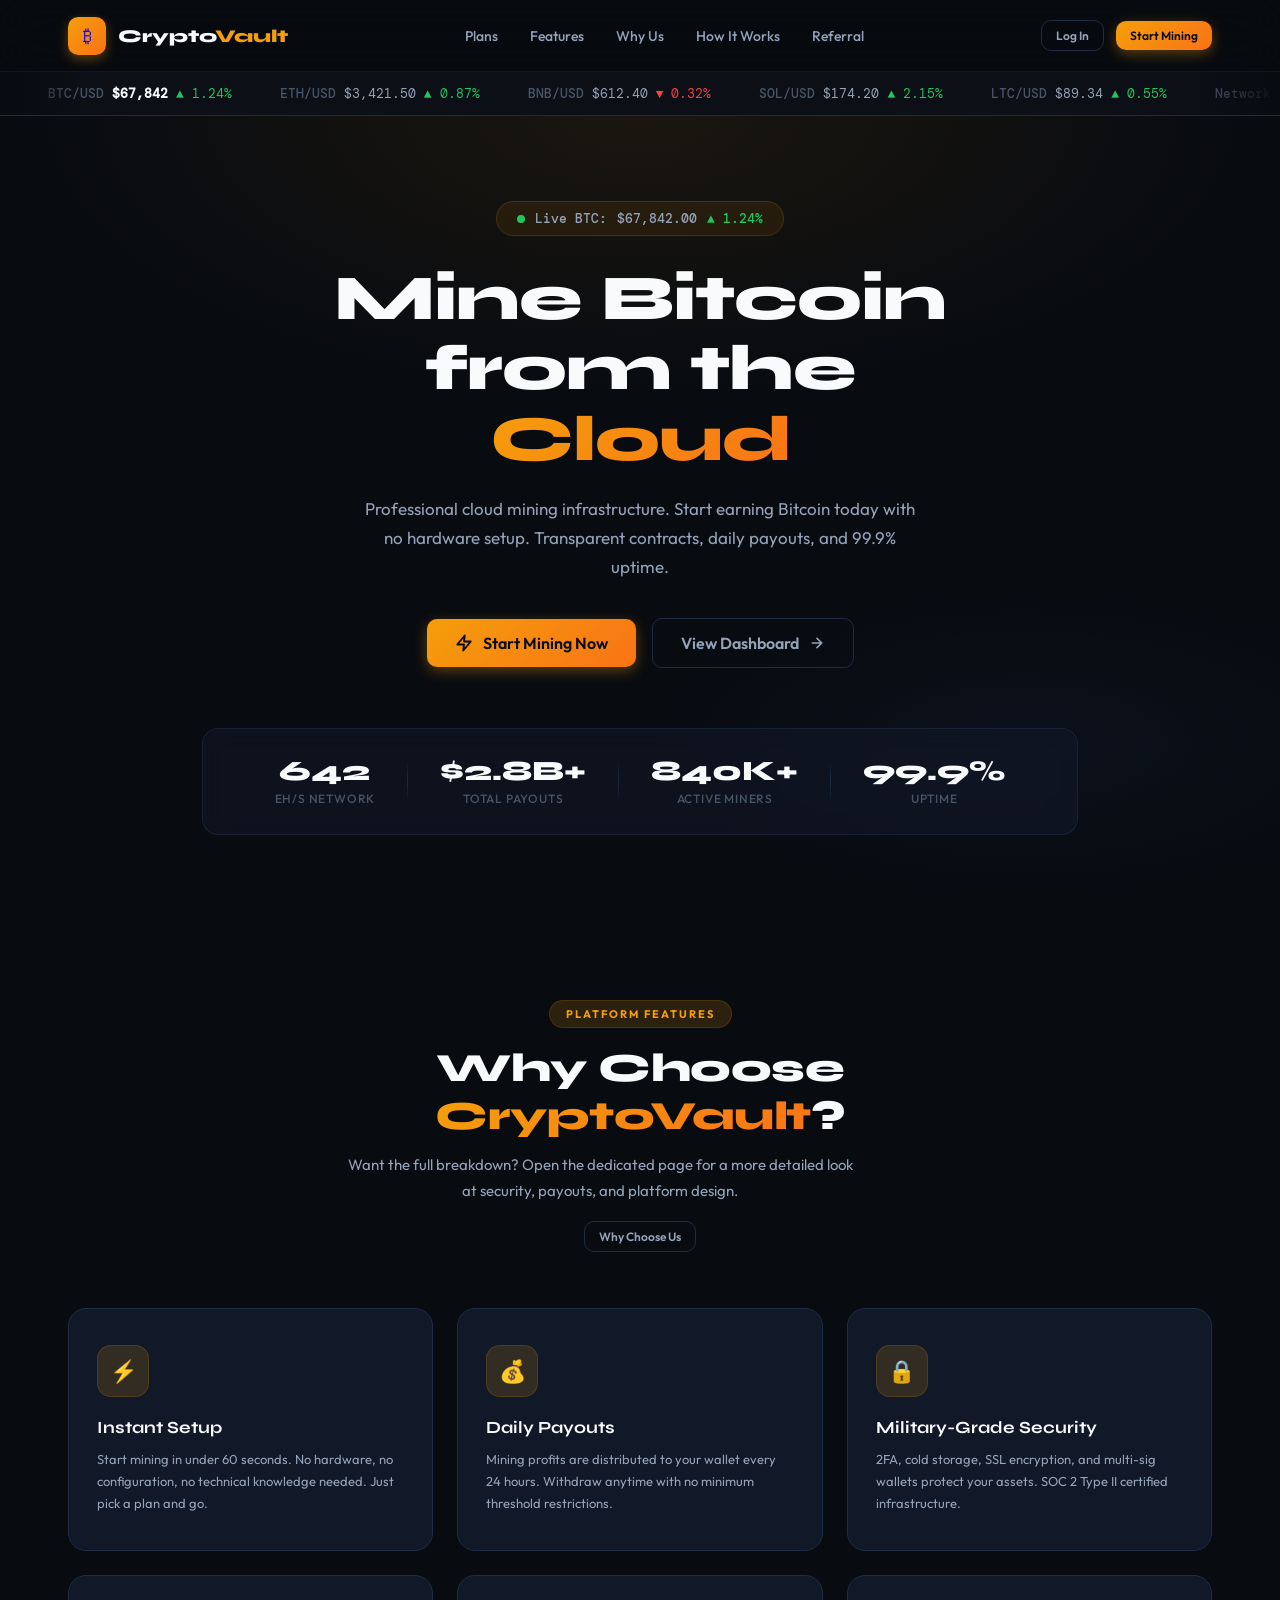
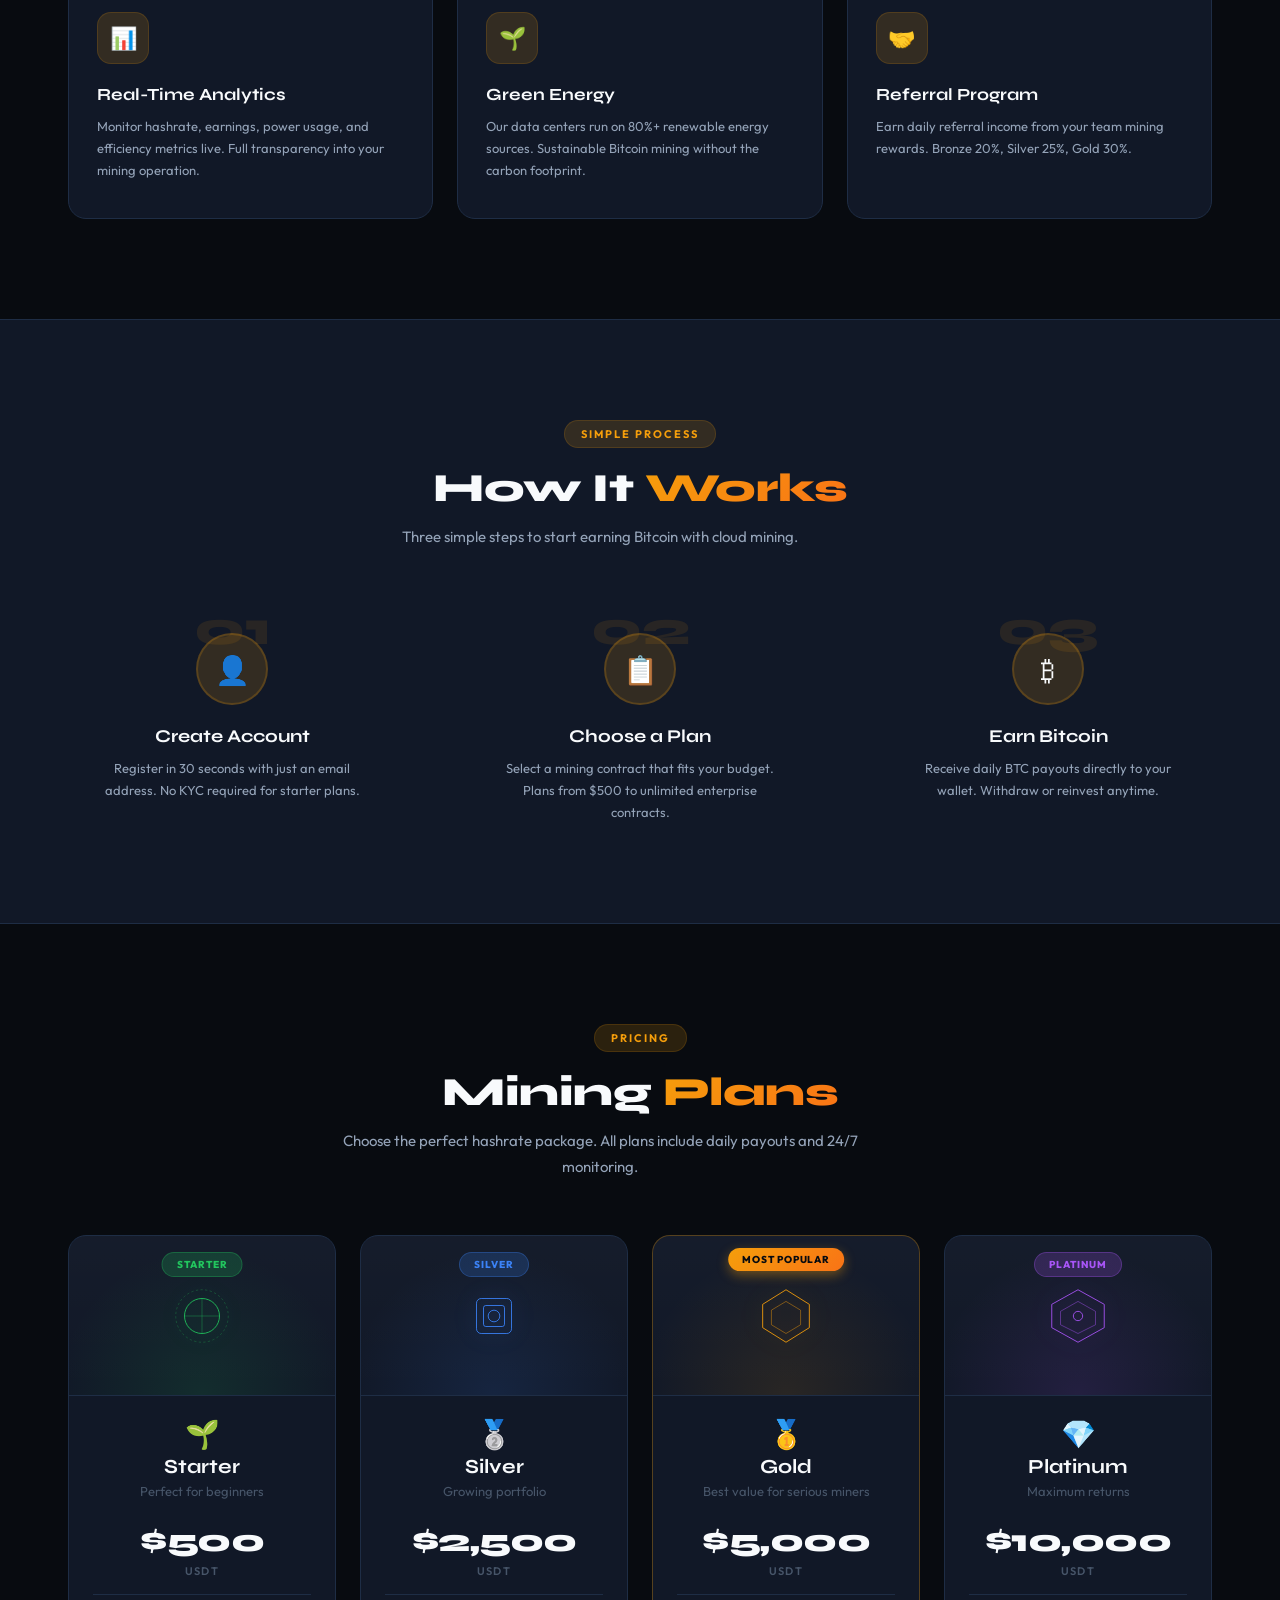
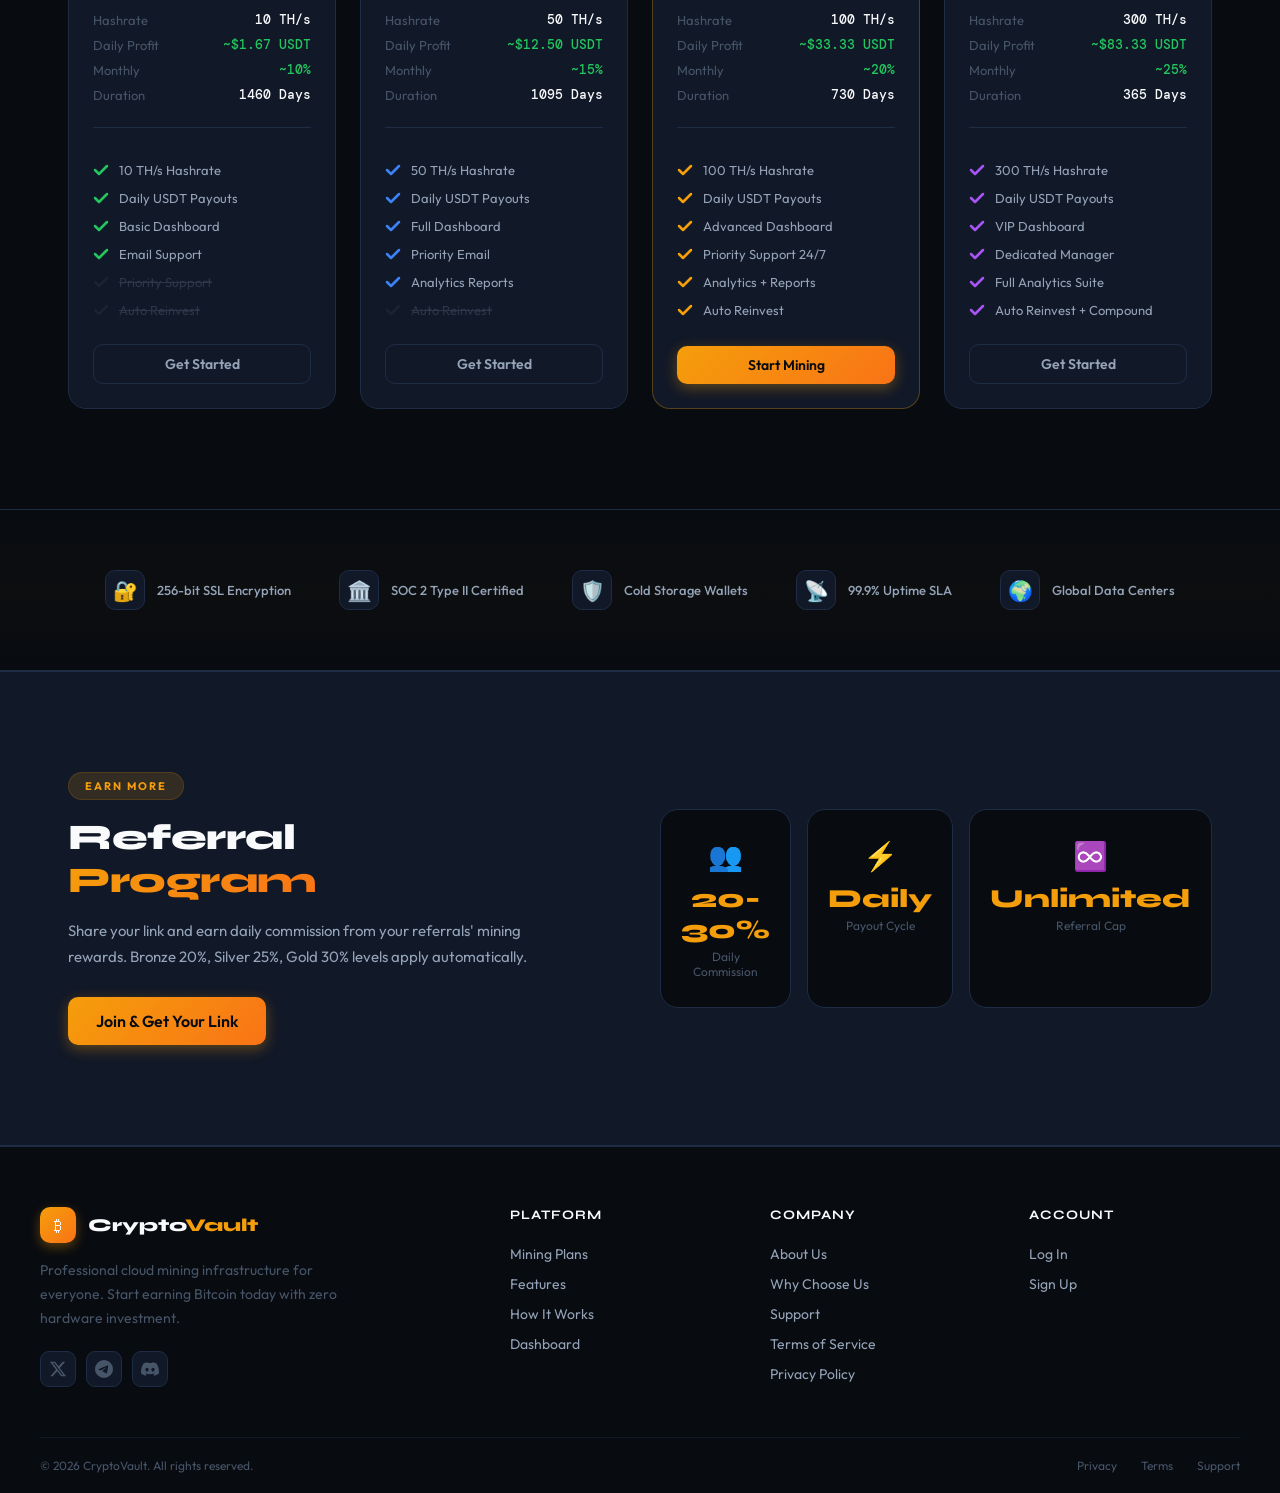
<file: index.html>
<!DOCTYPE html>
<html lang="en">
<head>
<meta charset="UTF-8">
<meta name="viewport" content="width=device-width,initial-scale=1">
<title>CryptoVault — Bitcoin Cloud Mining Platform</title>
<link rel="preconnect" href="https://fonts.googleapis.com">
<link rel="preconnect" href="https://fonts.gstatic.com" crossorigin>
<link href="https://fonts.googleapis.com/css2?family=DM+Mono:wght@400;500&family=Outfit:wght@300;400;500;600;700&family=Syne:wght@400;700;800&display=swap" rel="stylesheet">
<link rel="stylesheet" href="style.css">
<link rel="icon" href="data:image/svg+xml,<svg xmlns='http://www.w3.org/2000/svg' viewBox='0 0 32 32'><rect width='32' height='32' rx='8' fill='%23f59e0b'/><text x='50%' y='55%' dominant-baseline='middle' text-anchor='middle' font-size='20' fill='%23080b10'>₿</text></svg>">

</head>
<body class="landing-page">

<!-- ═══ NAVIGATION ═══ -->
<nav class="landing-nav" id="landingNav">
  <div class="nav-container">
    <a href="index.html" class="nav-brand">
      <div class="logo-icon">₿</div>
      <div class="logo-text">Crypto<span>Vault</span></div>
    </a>
    <div class="landing-nav-links" id="navLinks">
      <a href="#plans">Plans</a>
      <a href="#features">Features</a>
      <a href="why-choose-us.html">Why Us</a>
      <a href="#how">How It Works</a>
      <a href="#referral-section">Referral</a>
    </div>
    <div class="landing-nav-btns">
      <a href="login.html" class="btn btn-outline btn-sm">Log In</a>
      <a href="login.html#register" class="btn btn-primary btn-sm">Start Mining</a>
    </div>
    <button class="menu-toggle" id="menuToggle" aria-label="Toggle menu">
      <svg width="20" height="20" viewBox="0 0 24 24" fill="none" stroke="currentColor" stroke-width="2" stroke-linecap="round"><line x1="3" y1="6" x2="21" y2="6"/><line x1="3" y1="12" x2="21" y2="12"/><line x1="3" y1="18" x2="21" y2="18"/></svg>
    </button>
  </div>
</nav>

<!-- ═══ TICKER TAPE ═══ -->
<div class="ticker-wrap">
  <div class="ticker-track" id="tickerTape">
    <span class="ticker-item"><span class="name">BTC/USD</span> <span class="btc-live-price">$67,842</span> <span class="ticker-up">▲ 1.24%</span></span>
    <span class="ticker-item"><span class="name">ETH/USD</span> $3,421.50 <span class="ticker-up">▲ 0.87%</span></span>
    <span class="ticker-item"><span class="name">BNB/USD</span> $612.40 <span class="ticker-down">▼ 0.32%</span></span>
    <span class="ticker-item"><span class="name">SOL/USD</span> $174.20 <span class="ticker-up">▲ 2.15%</span></span>
    <span class="ticker-item"><span class="name">LTC/USD</span> $89.34 <span class="ticker-up">▲ 0.55%</span></span>
    <span class="ticker-item"><span class="name">Network Hashrate</span> 642 EH/s</span>
    <span class="ticker-item"><span class="name">Block Reward</span> 3.125 BTC</span>
    <span class="ticker-item"><span class="name">Mining Difficulty</span> 88.1 T</span>
    <span class="ticker-item"><span class="name">BTC/USD</span> <span class="btc-live-price">$67,842</span> <span class="ticker-up">▲ 1.24%</span></span>
    <span class="ticker-item"><span class="name">ETH/USD</span> $3,421.50 <span class="ticker-up">▲ 0.87%</span></span>
    <span class="ticker-item"><span class="name">BNB/USD</span> $612.40 <span class="ticker-down">▼ 0.32%</span></span>
    <span class="ticker-item"><span class="name">SOL/USD</span> $174.20 <span class="ticker-up">▲ 2.15%</span></span>
    <span class="ticker-item"><span class="name">LTC/USD</span> $89.34 <span class="ticker-up">▲ 0.55%</span></span>
    <span class="ticker-item"><span class="name">Network Hashrate</span> 642 EH/s</span>
    <span class="ticker-item"><span class="name">Block Reward</span> 3.125 BTC</span>
    <span class="ticker-item"><span class="name">Mining Difficulty</span> 88.1 T</span>
  </div>
</div>

<!-- ═══ HERO ═══ -->
<section class="hero">
  <div class="hero-bg"></div>
  <div class="hero-particles" id="particles"></div>
  <div class="hero-content">
    <div class="hero-eyebrow">
      <span class="live-dot"></span>
      Live BTC: <span id="heroPrice">$67,842.00</span>
      <span id="heroPct" class="ticker-up">▲ 1.24%</span>
    </div>
    <h1 class="hero-title">Mine Bitcoin<br>from the <span class="text-gold">Cloud</span></h1>
    <p class="hero-desc">Professional cloud mining infrastructure. Start earning Bitcoin today with no hardware setup. Transparent contracts, daily payouts, and 99.9% uptime.</p>
    <div class="hero-cta">
      <a href="login.html#register" class="btn btn-primary btn-lg glow">
        <svg width="18" height="18" viewBox="0 0 24 24" fill="none" stroke="currentColor" stroke-width="2.5" stroke-linecap="round" stroke-linejoin="round"><path d="M13 2L3 14h9l-1 8 10-12h-9l1-8z"/></svg>
        Start Mining Now
      </a>
      <a href="dashboard.html" class="btn btn-outline btn-lg">
        View Dashboard
        <svg width="16" height="16" viewBox="0 0 24 24" fill="none" stroke="currentColor" stroke-width="2.5" stroke-linecap="round"><path d="M5 12h14M12 5l7 7-7 7"/></svg>
      </a>
    </div>
  </div>

  <div class="hero-stats-bar">
    <div class="hero-stat">
      <div class="hero-stat-val" id="counterHash">642</div>
      <div class="hero-stat-label">EH/s Network</div>
    </div>
    <div class="hero-stat-divider"></div>
    <div class="hero-stat">
      <div class="hero-stat-val">$2.8B+</div>
      <div class="hero-stat-label">Total Payouts</div>
    </div>
    <div class="hero-stat-divider"></div>
    <div class="hero-stat">
      <div class="hero-stat-val">840K+</div>
      <div class="hero-stat-label">Active Miners</div>
    </div>
    <div class="hero-stat-divider"></div>
    <div class="hero-stat">
      <div class="hero-stat-val">99.9%</div>
      <div class="hero-stat-label">Uptime</div>
    </div>
  </div>
</section>

<!-- ═══ PLATFORM FEATURES ═══ -->
<section class="landing-section" id="features">
  <div class="section-header">
    <span class="section-tag">Platform Features</span>
    <h2>Why Choose <span>CryptoVault</span>?</h2>
    <p>Want the full breakdown? Open the dedicated page for a more detailed look at security, payouts, and platform design.</p>
    <div style="margin-top:18px;">
      <a href="why-choose-us.html" class="btn btn-outline btn-sm">Why Choose Us</a>
    </div>
  </div>

  <div class="feature-grid feature-grid-spaced">
    <div class="feature-card">
      <div class="feature-icon-wrap"><span>⚡</span></div>
      <h3>Instant Setup</h3>
      <p>Start mining in under 60 seconds. No hardware, no configuration, no technical knowledge needed. Just pick a plan and go.</p>
    </div>
    <div class="feature-card">
      <div class="feature-icon-wrap"><span>💰</span></div>
      <h3>Daily Payouts</h3>
      <p>Mining profits are distributed to your wallet every 24 hours. Withdraw anytime with no minimum threshold restrictions.</p>
    </div>
    <div class="feature-card">
      <div class="feature-icon-wrap"><span>🔒</span></div>
      <h3>Military-Grade Security</h3>
      <p>2FA, cold storage, SSL encryption, and multi-sig wallets protect your assets. SOC 2 Type II certified infrastructure.</p>
    </div>
    <div class="feature-card">
      <div class="feature-icon-wrap"><span>📊</span></div>
      <h3>Real-Time Analytics</h3>
      <p>Monitor hashrate, earnings, power usage, and efficiency metrics live. Full transparency into your mining operation.</p>
    </div>
    <div class="feature-card">
      <div class="feature-icon-wrap"><span>🌱</span></div>
      <h3>Green Energy</h3>
      <p>Our data centers run on 80%+ renewable energy sources. Sustainable Bitcoin mining without the carbon footprint.</p>
    </div>
    <div class="feature-card">
      <div class="feature-icon-wrap"><span>🤝</span></div>
      <h3>Referral Program</h3>
      <p>Earn daily referral income from your team mining rewards. Bronze 20%, Silver 25%, Gold 30%.</p>
    </div>
  </div>
</section>

<!-- ═══ HOW IT WORKS ═══ -->
<section class="how-section" id="how">
  <div class="landing-section">
    <div class="section-header">
      <span class="section-tag">Simple Process</span>
      <h2>How It <span>Works</span></h2>
      <p>Three simple steps to start earning Bitcoin with cloud mining.</p>
    </div>
    <div class="steps-grid">
      <div class="step-card">
        <div class="step-number">01</div>
        <div class="step-icon">👤</div>
        <h3>Create Account</h3>
        <p>Register in 30 seconds with just an email address. No KYC required for starter plans.</p>
      </div>
      <div class="step-connector hide-mobile">
        <svg viewBox="0 0 100 24" fill="none" preserveAspectRatio="none"><path d="M0 12h90" stroke="url(#grad1)" stroke-width="2" stroke-dasharray="6 4"/><defs><linearGradient id="grad1" x1="0" y1="0" x2="1" y2="0"><stop offset="0%" stop-color="#d97706" stop-opacity="0.3"/><stop offset="50%" stop-color="#f59e0b" stop-opacity="0.8"/><stop offset="100%" stop-color="#d97706" stop-opacity="0.3"/></linearGradient></defs></svg>
      </div>
      <div class="step-card">
        <div class="step-number">02</div>
        <div class="step-icon">📋</div>
        <h3>Choose a Plan</h3>
<p>Select a mining contract that fits your budget. Plans from $500 to unlimited enterprise contracts.</p>
      </div>
      <div class="step-connector hide-mobile">
        <svg viewBox="0 0 100 24" fill="none" preserveAspectRatio="none"><path d="M0 12h90" stroke="url(#grad2)" stroke-width="2" stroke-dasharray="6 4"/><defs><linearGradient id="grad2" x1="0" y1="0" x2="1" y2="0"><stop offset="0%" stop-color="#d97706" stop-opacity="0.3"/><stop offset="50%" stop-color="#f59e0b" stop-opacity="0.8"/><stop offset="100%" stop-color="#d97706" stop-opacity="0.3"/></linearGradient></defs></svg>
      </div>
      <div class="step-card">
        <div class="step-number">03</div>
        <div class="step-icon">₿</div>
        <h3>Earn Bitcoin</h3>
        <p>Receive daily BTC payouts directly to your wallet. Withdraw or reinvest anytime.</p>
      </div>
    </div>
  </div>
</section>

<!-- ═══ MINING PLANS ═══ -->
<section class="landing-section" id="plans">
  <div class="section-header">
    <span class="section-tag">Pricing</span>
    <h2>Mining <span>Plans</span></h2>
    <p>Choose the perfect hashrate package. All plans include daily payouts and 24/7 monitoring.</p>
  </div>
  <div class="plans-grid">

    <!-- Starter -->
    <div class="plan-card starter">
      <div class="plan-badge">Starter</div>
      <div class="plan-image">
        <svg viewBox="0 0 120 120" fill="none" stroke="currentColor" stroke-width="1.5"><circle cx="60" cy="60" r="45" stroke-dasharray="4 4" opacity="0.3"/><circle cx="60" cy="60" r="30"/><path d="M60 30v60M30 60h60" opacity="0.4"/></svg>
        <div class="plan-image-overlay"></div>
      </div>
      <div class="plan-content">
        <div class="plan-header">
          <div class="plan-icon">🌱</div>
          <div class="plan-name">Starter</div>
          <div class="plan-desc">Perfect for beginners</div>
        </div>
        <div class="plan-price">$500<span></span></div>
        <div class="plan-period">USDT</div>
        <div class="plan-divider"></div>
        <div class="plan-stat"><span>Hashrate</span><span class="plan-stat-val">10 TH/s</span></div>
        <div class="plan-stat"><span>Daily Profit</span><span class="plan-stat-val text-green">~$1.67 USDT</span></div>
        <div class="plan-stat"><span>Monthly</span><span class="plan-stat-val text-green">~10%</span></div>
        <div class="plan-stat"><span>Duration</span><span class="plan-stat-val">1460 Days</span></div>
        <div class="plan-divider"></div>
        <ul class="plan-features">
          <li><svg class="check" viewBox="0 0 16 16"><polyline points="2 8 6 12 14 4"/></svg>10 TH/s Hashrate</li>
          <li><svg class="check" viewBox="0 0 16 16"><polyline points="2 8 6 12 14 4"/></svg>Daily USDT Payouts</li>
          <li><svg class="check" viewBox="0 0 16 16"><polyline points="2 8 6 12 14 4"/></svg>Basic Dashboard</li>
          <li><svg class="check" viewBox="0 0 16 16"><polyline points="2 8 6 12 14 4"/></svg>Email Support</li>
          <li class="unavail"><svg class="check" viewBox="0 0 16 16"><polyline points="2 8 6 12 14 4"/></svg>Priority Support</li>
          <li class="unavail"><svg class="check" viewBox="0 0 16 16"><polyline points="2 8 6 12 14 4"/></svg>Auto Reinvest</li>
        </ul>
        <a href="login.html#register" class="btn btn-outline btn-full plan-purchase-btn">Get Started</a>
      </div>
    </div>

    <!-- Silver -->
    <div class="plan-card silver">
      <div class="plan-badge">Silver</div>
      <div class="plan-image">
        <svg viewBox="0 0 120 120" fill="none" stroke="currentColor" stroke-width="1.5"><rect x="30" y="30" width="60" height="60" rx="8"/><rect x="42" y="42" width="36" height="36" rx="4"/><circle cx="60" cy="60" r="10"/></svg>
        <div class="plan-image-overlay"></div>
      </div>
      <div class="plan-content">
        <div class="plan-header">
          <div class="plan-icon">🥈</div>
          <div class="plan-name">Silver</div>
          <div class="plan-desc">Growing portfolio</div>
        </div>
        <div class="plan-price">$2,500<span></span></div>
        <div class="plan-period">USDT</div>
        <div class="plan-divider"></div>
        <div class="plan-stat"><span>Hashrate</span><span class="plan-stat-val">50 TH/s</span></div>
        <div class="plan-stat"><span>Daily Profit</span><span class="plan-stat-val text-green">~$12.50 USDT</span></div>
        <div class="plan-stat"><span>Monthly</span><span class="plan-stat-val text-green">~15%</span></div>
        <div class="plan-stat"><span>Duration</span><span class="plan-stat-val">1095 Days</span></div>
        <div class="plan-divider"></div>
        <ul class="plan-features">
          <li><svg class="check" viewBox="0 0 16 16"><polyline points="2 8 6 12 14 4"/></svg>50 TH/s Hashrate</li>
          <li><svg class="check" viewBox="0 0 16 16"><polyline points="2 8 6 12 14 4"/></svg>Daily USDT Payouts</li>
          <li><svg class="check" viewBox="0 0 16 16"><polyline points="2 8 6 12 14 4"/></svg>Full Dashboard</li>
          <li><svg class="check" viewBox="0 0 16 16"><polyline points="2 8 6 12 14 4"/></svg>Priority Email</li>
          <li><svg class="check" viewBox="0 0 16 16"><polyline points="2 8 6 12 14 4"/></svg>Analytics Reports</li>
          <li class="unavail"><svg class="check" viewBox="0 0 16 16"><polyline points="2 8 6 12 14 4"/></svg>Auto Reinvest</li>
        </ul>
        <a href="login.html#register" class="btn btn-outline btn-full plan-purchase-btn">Get Started</a>
      </div>
    </div>

    <!-- Gold (Featured) -->
    <div class="plan-card gold featured">
      <div class="plan-badge-popular">Most Popular</div>
      <div class="plan-image">
        <svg viewBox="0 0 120 120" fill="none" stroke="currentColor" stroke-width="1.5"><polygon points="60,15 100,40 100,80 60,105 20,80 20,40"/><polygon points="60,35 85,50 85,75 60,90 35,75 35,50" opacity="0.5"/></svg>
        <div class="plan-image-overlay"></div>
      </div>
      <div class="plan-content">
        <div class="plan-header">
          <div class="plan-icon">🥇</div>
          <div class="plan-name">Gold</div>
          <div class="plan-desc">Best value for serious miners</div>
        </div>
        <div class="plan-price">$5,000<span></span></div>
        <div class="plan-period">USDT</div>
        <div class="plan-divider"></div>
        <div class="plan-stat"><span>Hashrate</span><span class="plan-stat-val">100 TH/s</span></div>
        <div class="plan-stat"><span>Daily Profit</span><span class="plan-stat-val text-green">~$33.33 USDT</span></div>
        <div class="plan-stat"><span>Monthly</span><span class="plan-stat-val text-green">~20%</span></div>
        <div class="plan-stat"><span>Duration</span><span class="plan-stat-val">730 Days</span></div>
        <div class="plan-divider"></div>
        <ul class="plan-features">
          <li><svg class="check" viewBox="0 0 16 16"><polyline points="2 8 6 12 14 4"/></svg>100 TH/s Hashrate</li>
          <li><svg class="check" viewBox="0 0 16 16"><polyline points="2 8 6 12 14 4"/></svg>Daily USDT Payouts</li>
          <li><svg class="check" viewBox="0 0 16 16"><polyline points="2 8 6 12 14 4"/></svg>Advanced Dashboard</li>
          <li><svg class="check" viewBox="0 0 16 16"><polyline points="2 8 6 12 14 4"/></svg>Priority Support 24/7</li>
          <li><svg class="check" viewBox="0 0 16 16"><polyline points="2 8 6 12 14 4"/></svg>Analytics + Reports</li>
          <li><svg class="check" viewBox="0 0 16 16"><polyline points="2 8 6 12 14 4"/></svg>Auto Reinvest</li>
        </ul>
        <a href="login.html#register" class="btn btn-primary btn-full plan-purchase-btn">Start Mining</a>
      </div>
    </div>

    <!-- Platinum -->
    <div class="plan-card platinum">
      <div class="plan-badge">Platinum</div>
      <div class="plan-image">
        <svg viewBox="0 0 120 120" fill="none" stroke="currentColor" stroke-width="1.5"><path d="M60 15l45 25v40L60 105 15 80V40l45-25z"/><path d="M60 35l30 17v23L60 90 30 75V52l30-17z" opacity="0.5"/><circle cx="60" cy="60" r="8"/></svg>
        <div class="plan-image-overlay"></div>
      </div>
      <div class="plan-content">
        <div class="plan-header">
          <div class="plan-icon">💎</div>
          <div class="plan-name">Platinum</div>
          <div class="plan-desc">Maximum returns</div>
        </div>
        <div class="plan-price">$10,000<span></span></div>
        <div class="plan-period">USDT</div>
        <div class="plan-divider"></div>
        <div class="plan-stat"><span>Hashrate</span><span class="plan-stat-val">300 TH/s</span></div>
        <div class="plan-stat"><span>Daily Profit</span><span class="plan-stat-val text-green">~$83.33 USDT</span></div>
        <div class="plan-stat"><span>Monthly</span><span class="plan-stat-val text-green">~25%</span></div>
        <div class="plan-stat"><span>Duration</span><span class="plan-stat-val">365 Days</span></div>
        <div class="plan-divider"></div>
        <ul class="plan-features">
          <li><svg class="check" viewBox="0 0 16 16"><polyline points="2 8 6 12 14 4"/></svg>300 TH/s Hashrate</li>
          <li><svg class="check" viewBox="0 0 16 16"><polyline points="2 8 6 12 14 4"/></svg>Daily USDT Payouts</li>
          <li><svg class="check" viewBox="0 0 16 16"><polyline points="2 8 6 12 14 4"/></svg>VIP Dashboard</li>
          <li><svg class="check" viewBox="0 0 16 16"><polyline points="2 8 6 12 14 4"/></svg>Dedicated Manager</li>
          <li><svg class="check" viewBox="0 0 16 16"><polyline points="2 8 6 12 14 4"/></svg>Full Analytics Suite</li>
          <li><svg class="check" viewBox="0 0 16 16"><polyline points="2 8 6 12 14 4"/></svg>Auto Reinvest + Compound</li>
        </ul>
        <a href="login.html#register" class="btn btn-outline btn-full plan-purchase-btn">Get Started</a>
      </div>
    </div>

  </div>
</section>

<!-- ═══ TRUST / SECURITY BANNER ═══ -->
<section class="trust-section">
  <div class="landing-section">
    <div class="trust-grid">
      <div class="trust-item">
        <div class="trust-icon">🔐</div>
        <div class="trust-label">256-bit SSL Encryption</div>
      </div>
      <div class="trust-item">
        <div class="trust-icon">🏛️</div>
        <div class="trust-label">SOC 2 Type II Certified</div>
      </div>
      <div class="trust-item">
        <div class="trust-icon">🛡️</div>
        <div class="trust-label">Cold Storage Wallets</div>
      </div>
      <div class="trust-item">
        <div class="trust-icon">📡</div>
        <div class="trust-label">99.9% Uptime SLA</div>
      </div>
      <div class="trust-item">
        <div class="trust-icon">🌍</div>
        <div class="trust-label">Global Data Centers</div>
      </div>
    </div>
  </div>
</section>

<!-- ═══ REFERRAL ═══ -->
<section class="referral-section" id="referral-section">
  <div class="landing-section">
    <div class="referral-layout">
      <div class="referral-left">
        <span class="section-tag">Earn More</span>
        <h2>Referral <span>Program</span></h2>
        <p>Share your link and earn daily commission from your referrals' mining rewards. Bronze 20%, Silver 25%, Gold 30% levels apply automatically.</p>
        <a href="login.html#register" class="btn btn-primary btn-lg">Join & Get Your Link</a>
      </div>
      <div class="referral-right">
        <div class="referral-card-item">
          <div class="referral-card-icon">👥</div>
          <div class="referral-card-val">20-30%</div>
          <div class="referral-card-label">Daily Commission</div>
        </div>
        <div class="referral-card-item">
          <div class="referral-card-icon">⚡</div>
          <div class="referral-card-val">Daily</div>
          <div class="referral-card-label">Payout Cycle</div>
        </div>
        <div class="referral-card-item">
          <div class="referral-card-icon">♾️</div>
          <div class="referral-card-val">Unlimited</div>
          <div class="referral-card-label">Referral Cap</div>
        </div>
      </div>
    </div>
  </div>
</section>

<!-- ═══ FOOTER ═══ -->
<footer class="landing-footer">
  <div class="footer-container">
    <div class="footer-brand">
      <div class="footer-brand-row">
        <div class="logo-icon" style="width:36px;height:36px;font-size:16px;">₿</div>
        <div class="logo-text" style="font-size:18px;">Crypto<span style="color:var(--gold)">Vault</span></div>
      </div>
      <p class="footer-desc">Professional cloud mining infrastructure for everyone. Start earning Bitcoin today with zero hardware investment.</p>
      <div class="footer-social">
        <a href="#" aria-label="Twitter"><svg width="18" height="18" viewBox="0 0 24 24" fill="currentColor"><path d="M18.244 2.25h3.308l-7.227 8.26 8.502 11.24H16.17l-5.214-6.817L4.99 21.75H1.68l7.73-8.835L1.254 2.25H8.08l4.713 6.231zm-1.161 17.52h1.833L7.084 4.126H5.117z"/></svg></a>
        <a href="#" aria-label="Telegram"><svg width="18" height="18" viewBox="0 0 24 24" fill="currentColor"><path d="M11.944 0A12 12 0 0 0 0 12a12 12 0 0 0 12 12 12 12 0 0 0 12-12A12 12 0 0 0 12 0a12 12 0 0 0-.056 0zm4.962 7.224c.1-.002.321.023.465.14a.506.506 0 0 1 .171.325c.016.093.036.306.02.472-.18 1.898-.962 6.502-1.36 8.627-.168.9-.499 1.201-.82 1.23-.696.065-1.225-.46-1.9-.902-1.056-.693-1.653-1.124-2.678-1.8-1.185-.78-.417-1.21.258-1.91.177-.184 3.247-2.977 3.307-3.23.007-.032.014-.15-.056-.212s-.174-.041-.249-.024c-.106.024-1.793 1.14-5.061 3.345-.48.33-.913.49-1.302.48-.428-.008-1.252-.241-1.865-.44-.752-.245-1.349-.374-1.297-.789.027-.216.325-.437.893-.663 3.498-1.524 5.83-2.529 6.998-3.014 3.332-1.386 4.025-1.627 4.476-1.635z"/></svg></a>
        <a href="#" aria-label="Discord"><svg width="18" height="18" viewBox="0 0 24 24" fill="currentColor"><path d="M20.317 4.37a19.791 19.791 0 0 0-4.885-1.515.074.074 0 0 0-.079.037c-.21.375-.444.864-.608 1.25a18.27 18.27 0 0 0-5.487 0 12.64 12.64 0 0 0-.617-1.25.077.077 0 0 0-.079-.037A19.736 19.736 0 0 0 3.677 4.37a.07.07 0 0 0-.032.027C.533 9.046-.32 13.58.099 18.057a.082.082 0 0 0 .031.057 19.9 19.9 0 0 0 5.993 3.03.078.078 0 0 0 .084-.028 14.09 14.09 0 0 0 1.226-1.994.076.076 0 0 0-.041-.106 13.107 13.107 0 0 1-1.872-.892.077.077 0 0 1-.008-.128 10.2 10.2 0 0 0 .372-.292.074.074 0 0 1 .077-.01c3.928 1.793 8.18 1.793 12.062 0a.074.074 0 0 1 .078.01c.12.098.246.198.373.292a.077.077 0 0 1-.006.127 12.299 12.299 0 0 1-1.873.892.077.077 0 0 0-.041.107c.36.698.772 1.362 1.225 1.993a.076.076 0 0 0 .084.028 19.839 19.839 0 0 0 6.002-3.03.077.077 0 0 0 .032-.054c.5-5.177-.838-9.674-3.549-13.66a.061.061 0 0 0-.031-.03zM8.02 15.33c-1.183 0-2.157-1.085-2.157-2.419 0-1.333.956-2.419 2.157-2.419 1.21 0 2.176 1.096 2.157 2.42 0 1.333-.956 2.418-2.157 2.418zm7.975 0c-1.183 0-2.157-1.085-2.157-2.419 0-1.333.955-2.419 2.157-2.419 1.21 0 2.176 1.096 2.157 2.42 0 1.333-.946 2.418-2.157 2.418z"/></svg></a>
      </div>
    </div>
    <div class="footer-links-col">
      <h4>Platform</h4>
      <a href="#plans">Mining Plans</a>
      <a href="#features">Features</a>
      <a href="#how">How It Works</a>
      <a href="dashboard.html">Dashboard</a>
    </div>
    <div class="footer-links-col">
      <h4>Company</h4>
      <a href="about.html">About Us</a>
      <a href="why-choose-us.html">Why Choose Us</a>
      <a href="support.html">Support</a>
      <a href="terms.html">Terms of Service</a>
      <a href="privacy.html">Privacy Policy</a>
    </div>
    <div class="footer-links-col">
      <h4>Account</h4>
      <a href="login.html">Log In</a>
      <a href="login.html#register">Sign Up</a>
    </div>
  </div>
  <div class="footer-bottom">
    <div class="footer-copy">© 2026 CryptoVault. All rights reserved.</div>
    <div class="footer-legal">
      <a href="privacy.html">Privacy</a>
      <a href="terms.html">Terms</a>
      <a href="support.html">Support</a>
    </div>
  </div>
</footer>

<script src="app.js"></script>
<script>
document.addEventListener('DOMContentLoaded', () => {
  // Mobile menu toggle
  const menuToggle = document.getElementById('menuToggle');
  const navLinks = document.getElementById('navLinks');
  if (menuToggle && navLinks) {
    menuToggle.addEventListener('click', () => {
      navLinks.classList.toggle('open');
      menuToggle.classList.toggle('open');
    });
  }

  // Smooth scroll for anchor links
  document.querySelectorAll('a[href^="#"]').forEach(anchor => {
    anchor.addEventListener('click', function(e) {
      e.preventDefault();
      const target = document.querySelector(this.getAttribute('href'));
      if (target) {
        target.scrollIntoView({ behavior: 'smooth', block: 'start' });
        if (navLinks) navLinks.classList.remove('open');
      }
    });
  });

  // Navbar scroll effect
  const landingNav = document.getElementById('landingNav');
  if (landingNav) {
    window.addEventListener('scroll', () => {
      if (window.scrollY > 50) {
        landingNav.classList.add('scrolled');
      } else {
        landingNav.classList.remove('scrolled');
      }
    });
  }

  // Intersection Observer for fade-in animations
  const observer = new IntersectionObserver((entries) => {
    entries.forEach(entry => {
      if (entry.isIntersecting) {
        entry.target.classList.add('visible');
      }
    });
  }, { threshold: 0.1 });

  document.querySelectorAll('.feature-card, .step-card, .plan-card, .referral-card-item, .trust-item').forEach(el => {
    el.classList.add('reveal');
    observer.observe(el);
  });

  // Update landing page BTC price
  if (typeof BTCPrice !== 'undefined') {
    BTCPrice.onChange((current, prev) => {
      const currentPrice = Number(current?.price ?? current);
      const previousPrice = Number(prev?.price ?? prev);
      const safePrice = Number.isFinite(currentPrice) ? currentPrice : null;
      const safeChange = Number(current?.change);
      const up = Number.isFinite(safePrice) && Number.isFinite(previousPrice)
        ? safePrice >= previousPrice
        : Number.isFinite(safeChange)
          ? safeChange >= 0
          : true;
      const pct = Number.isFinite(safeChange) ? safeChange : 0;

      document.querySelectorAll('.btc-live-price').forEach(el => {
        el.textContent = BTCPrice.format(safePrice);
      });

      const heroEl = document.getElementById('heroPrice');
      const heroPct = document.getElementById('heroPct');
      if (heroEl) heroEl.textContent = BTCPrice.format(safePrice);
      if (heroPct) {
        heroPct.textContent = (up ? '▲ ' : '▼ ') + Math.abs(pct).toFixed(2) + '%';
        heroPct.className = up ? 'ticker-up' : 'ticker-down';
      }
    });
    BTCPrice.start();
  }

  // Simple particle effect for hero
  const particlesContainer = document.getElementById('particles');
  if (particlesContainer) {
    for (let i = 0; i < 30; i++) {
      const p = document.createElement('div');
      p.className = 'particle';
      p.style.left = Math.random() * 100 + '%';
      p.style.top = Math.random() * 100 + '%';
      p.style.animationDelay = Math.random() * 6 + 's';
      p.style.animationDuration = (4 + Math.random() * 6) + 's';
      particlesContainer.appendChild(p);
    }
  }
});
</script>
</body>
</html>
</file>
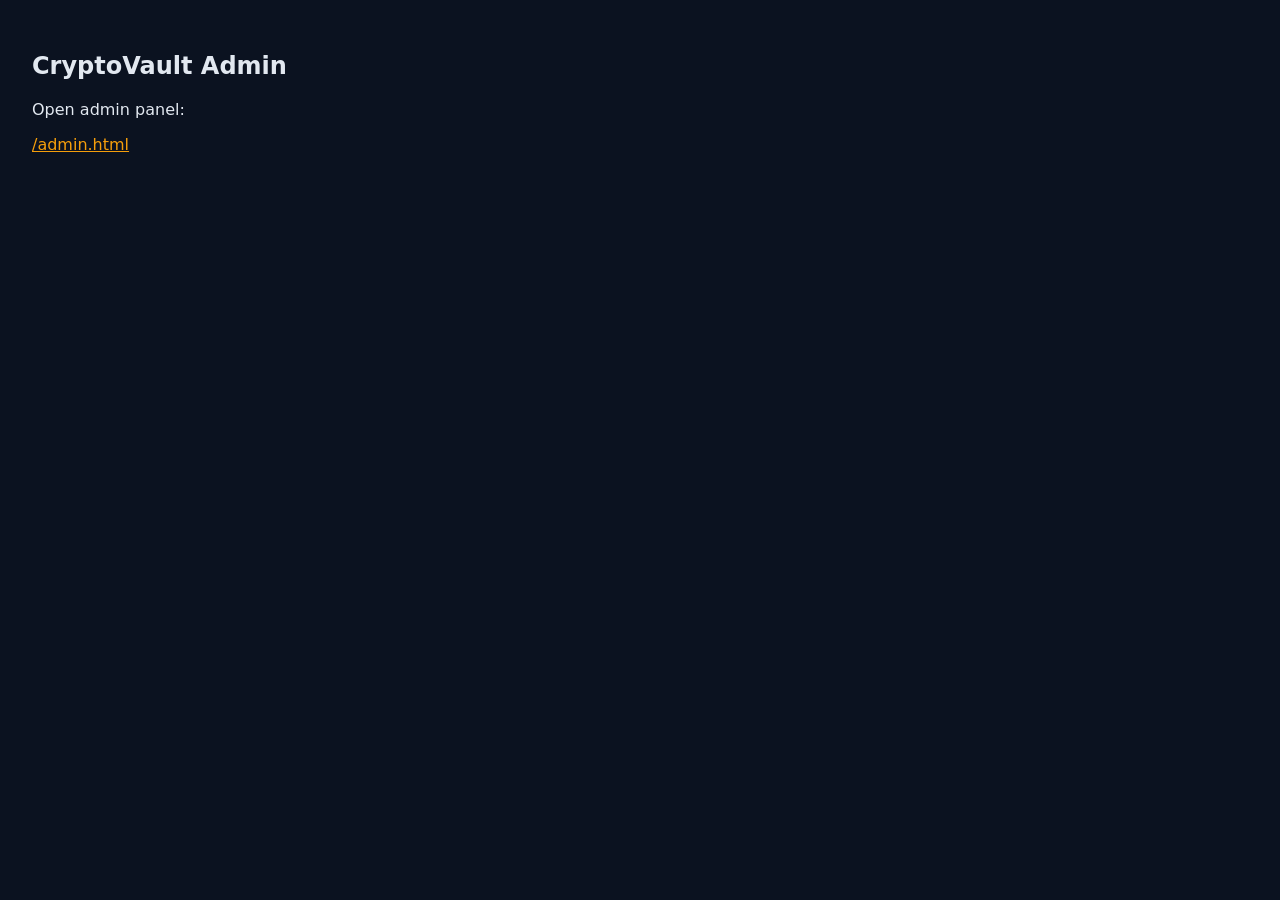
<file: admin/index.html>
<!DOCTYPE html>
<html lang="en">
<head>
  <meta charset="UTF-8">
  <meta name="viewport" content="width=device-width, initial-scale=1.0">
  <title>CryptoVault Admin</title>
</head>
<body style="font-family:system-ui,Segoe UI,Arial,sans-serif;padding:24px;background:#0b1220;color:#e2e8f0;">
  <h2>CryptoVault Admin</h2>
  <p>Open admin panel:</p>
  <p><a href="/admin.html" style="color:#f59e0b;">/admin.html</a></p>
</body>
</html>
</file>
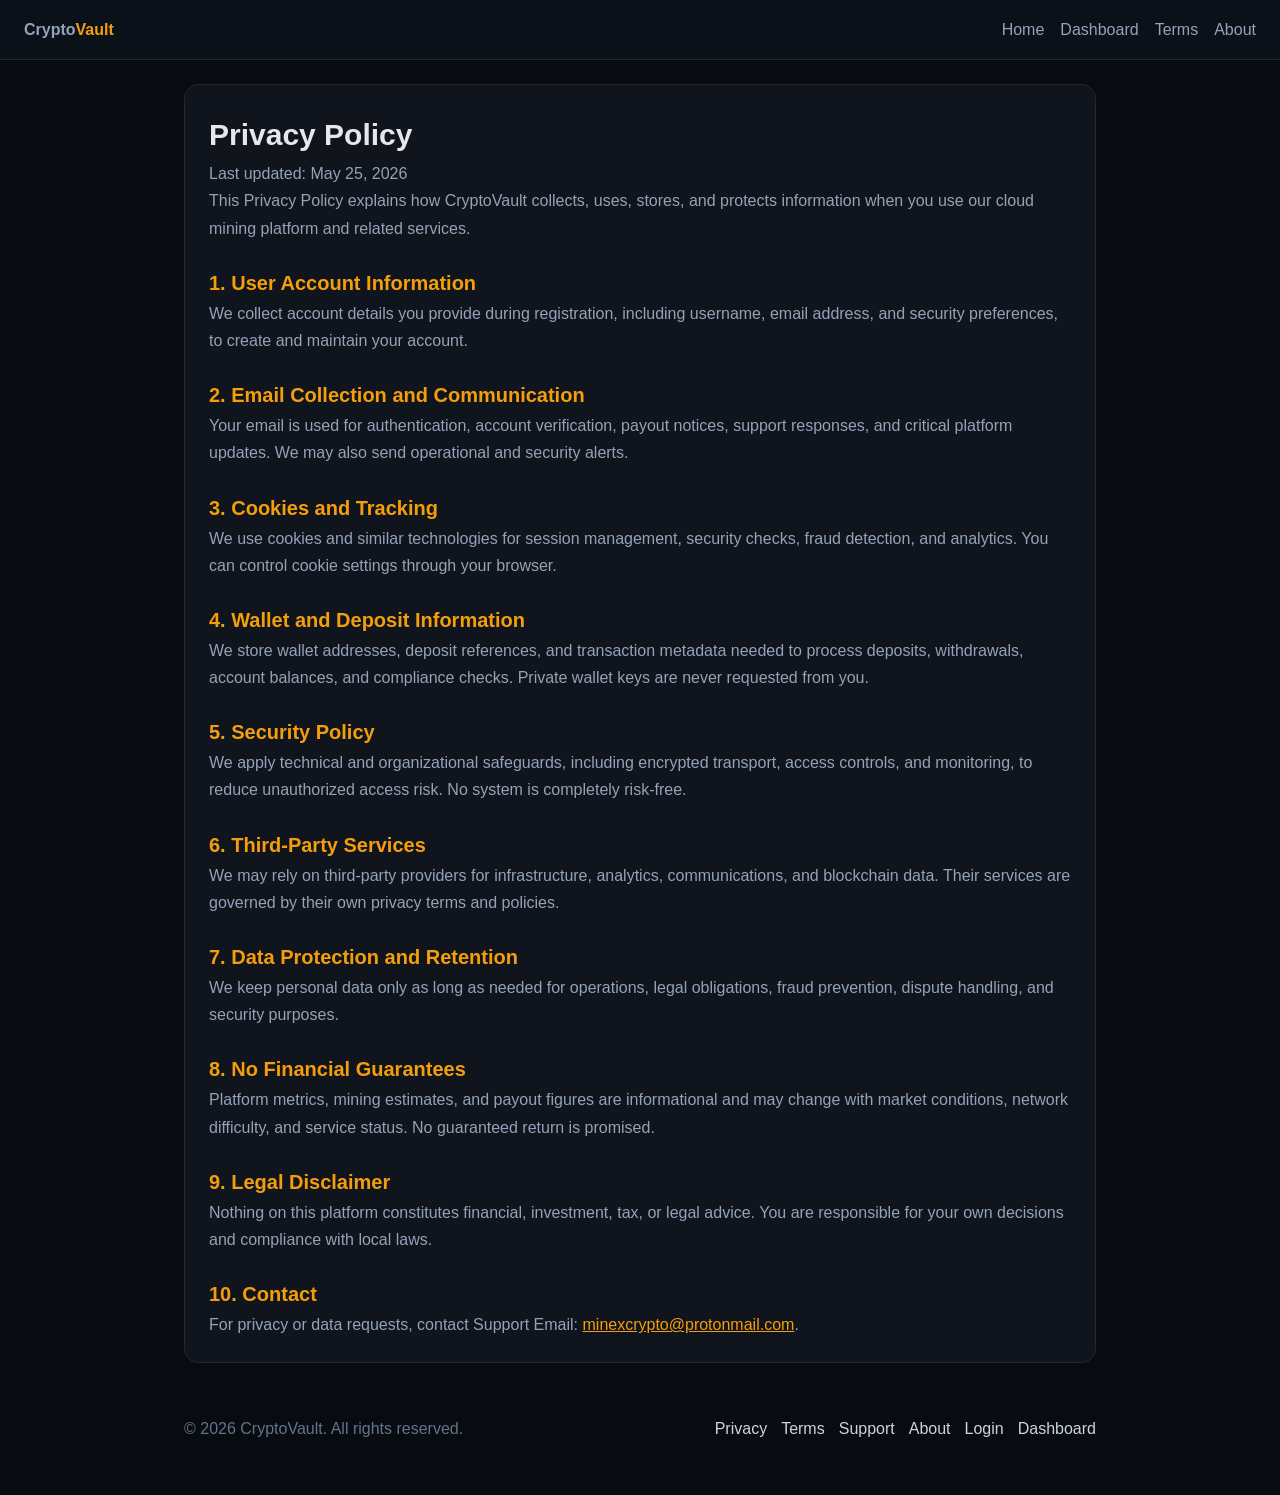
<file: privacy.html>
<!DOCTYPE html>
<html lang="en">
<head>
<meta charset="UTF-8">
<meta name="viewport" content="width=device-width,initial-scale=1">
<title>Privacy Policy - CryptoVault</title>
<link rel="stylesheet" href="style.css">
<style>
  :root{--bg:#080b10;--card:#0f141d;--text:#e5e7eb;--muted:#94a3b8;--gold:#f59e0b;--border:#1f2937}
  body{margin:0;background:var(--bg);color:var(--text);font-family:Arial,sans-serif;line-height:1.7}
  .wrap{max-width:960px;margin:0 auto;padding:24px}
  .nav{display:flex;justify-content:space-between;align-items:center;padding:16px 24px;border-bottom:1px solid var(--border);background:#0b1119}
  .brand{font-weight:700;color:var(--text);text-decoration:none}
  .brand span{color:var(--gold)}
  .nav-links{display:flex;gap:16px;flex-wrap:wrap}
  .nav a{color:var(--muted);text-decoration:none}
  .nav a:hover{color:var(--gold)}
  .card{background:var(--card);border:1px solid var(--border);border-radius:14px;padding:24px}
  h1,h2{margin-top:0}
  h1{font-size:30px}
  h2{font-size:20px;color:var(--gold);margin-top:24px}
  p,li{color:var(--muted)}
  footer{max-width:960px;margin:28px auto;padding:0 24px 24px;display:flex;justify-content:space-between;gap:12px;flex-wrap:wrap}
  .footer-links{display:flex;gap:14px;flex-wrap:wrap}
  .footer-links a{color:#cbd5e1;text-decoration:none;transition:all .3s ease;cursor:pointer}
  .footer-links a:hover{color:var(--gold);text-decoration:underline;text-shadow:0 0 10px rgba(245,158,11,.45)}
  @media (max-width:768px){
    .nav{padding:14px 16px;flex-direction:column;align-items:flex-start;gap:10px}
    .nav-links{gap:10px}
    .wrap{padding:18px 14px}
    h1{font-size:24px}
    .card{padding:18px;border-radius:12px}
    footer{padding:0 14px 20px}
  }
</style>
</head>
<body>
<nav class="nav">
  <a class="brand" href="index.html">Crypto<span>Vault</span></a>
  <div class="nav-links">
    <a href="index.html">Home</a>
    <a href="dashboard.html">Dashboard</a>
    <a href="terms.html">Terms</a>
    <a href="about.html">About</a>
  </div>
</nav>

<main class="wrap">
  <section class="card">
    <h1>Privacy Policy</h1>
    <p>Last updated: May 25, 2026</p>
    <p>This Privacy Policy explains how CryptoVault collects, uses, stores, and protects information when you use our cloud mining platform and related services.</p>

    <h2>1. User Account Information</h2>
    <p>We collect account details you provide during registration, including username, email address, and security preferences, to create and maintain your account.</p>

    <h2>2. Email Collection and Communication</h2>
    <p>Your email is used for authentication, account verification, payout notices, support responses, and critical platform updates. We may also send operational and security alerts.</p>

    <h2>3. Cookies and Tracking</h2>
    <p>We use cookies and similar technologies for session management, security checks, fraud detection, and analytics. You can control cookie settings through your browser.</p>

    <h2>4. Wallet and Deposit Information</h2>
    <p>We store wallet addresses, deposit references, and transaction metadata needed to process deposits, withdrawals, account balances, and compliance checks. Private wallet keys are never requested from you.</p>

    <h2>5. Security Policy</h2>
    <p>We apply technical and organizational safeguards, including encrypted transport, access controls, and monitoring, to reduce unauthorized access risk. No system is completely risk-free.</p>

    <h2>6. Third-Party Services</h2>
    <p>We may rely on third-party providers for infrastructure, analytics, communications, and blockchain data. Their services are governed by their own privacy terms and policies.</p>

    <h2>7. Data Protection and Retention</h2>
    <p>We keep personal data only as long as needed for operations, legal obligations, fraud prevention, dispute handling, and security purposes.</p>

    <h2>8. No Financial Guarantees</h2>
    <p>Platform metrics, mining estimates, and payout figures are informational and may change with market conditions, network difficulty, and service status. No guaranteed return is promised.</p>

    <h2>9. Legal Disclaimer</h2>
    <p>Nothing on this platform constitutes financial, investment, tax, or legal advice. You are responsible for your own decisions and compliance with local laws.</p>

    <h2>10. Contact</h2>
    <p>For privacy or data requests, contact Support Email: <a href="mailto:minexcrypto@protonmail.com" style="color:var(--gold);">minexcrypto@protonmail.com</a>.</p>
  </section>
</main>

<footer>
  <div style="color:#64748b;">© 2026 CryptoVault. All rights reserved.</div>
  <div class="footer-links">
    <a href="privacy.html">Privacy</a>
    <a href="terms.html">Terms</a>
    <a href="support.html">Support</a>
    <a href="about.html">About</a>
    <a href="login.html">Login</a>
    <a href="dashboard.html">Dashboard</a>
  </div>
</footer>
</body>
</html>
</file>
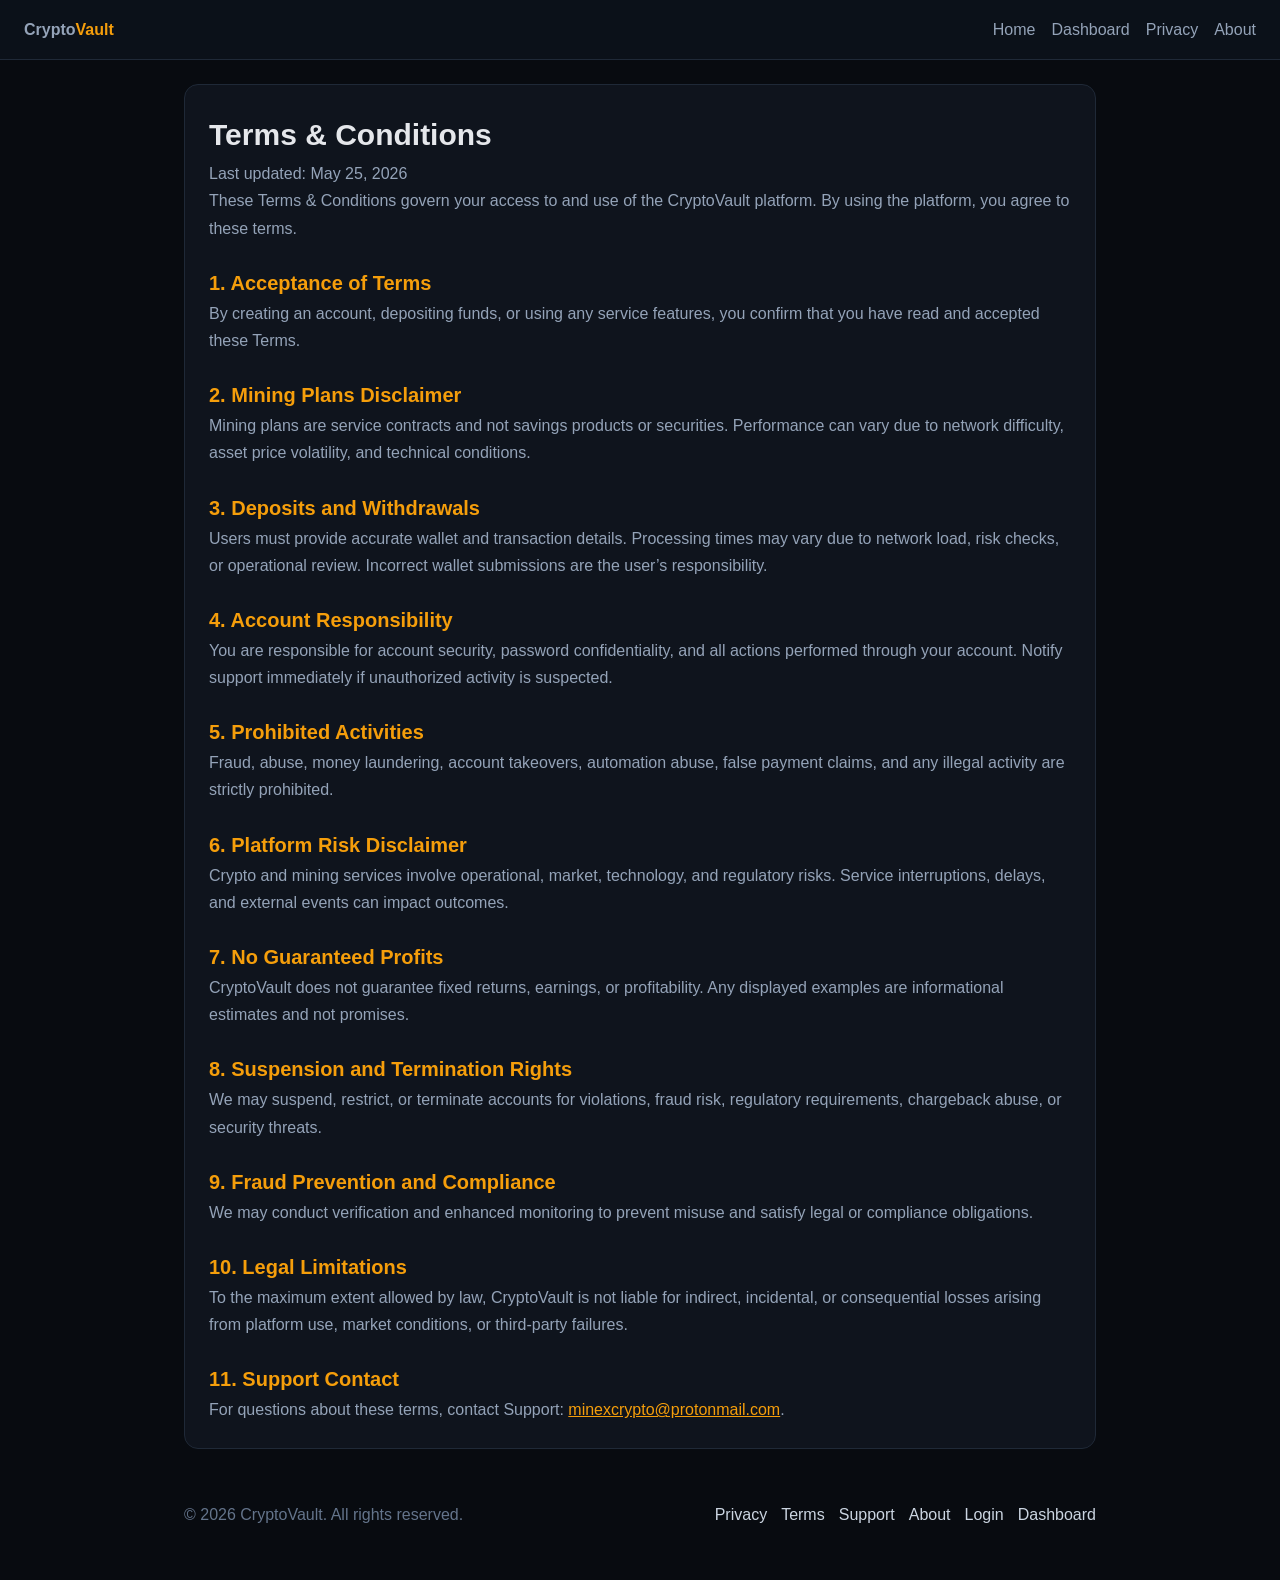
<file: terms.html>
<!DOCTYPE html>
<html lang="en">
<head>
<meta charset="UTF-8">
<meta name="viewport" content="width=device-width,initial-scale=1">
<title>Terms & Conditions - CryptoVault</title>
<link rel="stylesheet" href="style.css">
<style>
  :root{--bg:#080b10;--card:#0f141d;--text:#e5e7eb;--muted:#94a3b8;--gold:#f59e0b;--border:#1f2937}
  body{margin:0;background:var(--bg);color:var(--text);font-family:Arial,sans-serif;line-height:1.7}
  .wrap{max-width:960px;margin:0 auto;padding:24px}
  .nav{display:flex;justify-content:space-between;align-items:center;padding:16px 24px;border-bottom:1px solid var(--border);background:#0b1119}
  .brand{font-weight:700;color:var(--text);text-decoration:none}
  .brand span{color:var(--gold)}
  .nav-links{display:flex;gap:16px;flex-wrap:wrap}
  .nav a{color:var(--muted);text-decoration:none}
  .nav a:hover{color:var(--gold)}
  .card{background:var(--card);border:1px solid var(--border);border-radius:14px;padding:24px}
  h1,h2{margin-top:0}
  h1{font-size:30px}
  h2{font-size:20px;color:var(--gold);margin-top:24px}
  p,li{color:var(--muted)}
  footer{max-width:960px;margin:28px auto;padding:0 24px 24px;display:flex;justify-content:space-between;gap:12px;flex-wrap:wrap}
  .footer-links{display:flex;gap:14px;flex-wrap:wrap}
  .footer-links a{color:#cbd5e1;text-decoration:none;transition:all .3s ease;cursor:pointer}
  .footer-links a:hover{color:var(--gold);text-decoration:underline;text-shadow:0 0 10px rgba(245,158,11,.45)}
  @media (max-width:768px){
    .nav{padding:14px 16px;flex-direction:column;align-items:flex-start;gap:10px}
    .nav-links{gap:10px}
    .wrap{padding:18px 14px}
    h1{font-size:24px}
    .card{padding:18px;border-radius:12px}
    footer{padding:0 14px 20px}
  }
</style>
</head>
<body>
<nav class="nav">
  <a class="brand" href="index.html">Crypto<span>Vault</span></a>
  <div class="nav-links">
    <a href="index.html">Home</a>
    <a href="dashboard.html">Dashboard</a>
    <a href="privacy.html">Privacy</a>
    <a href="about.html">About</a>
  </div>
</nav>

<main class="wrap">
  <section class="card">
    <h1>Terms & Conditions</h1>
    <p>Last updated: May 25, 2026</p>
    <p>These Terms & Conditions govern your access to and use of the CryptoVault platform. By using the platform, you agree to these terms.</p>

    <h2>1. Acceptance of Terms</h2>
    <p>By creating an account, depositing funds, or using any service features, you confirm that you have read and accepted these Terms.</p>

    <h2>2. Mining Plans Disclaimer</h2>
    <p>Mining plans are service contracts and not savings products or securities. Performance can vary due to network difficulty, asset price volatility, and technical conditions.</p>

    <h2>3. Deposits and Withdrawals</h2>
    <p>Users must provide accurate wallet and transaction details. Processing times may vary due to network load, risk checks, or operational review. Incorrect wallet submissions are the user’s responsibility.</p>

    <h2>4. Account Responsibility</h2>
    <p>You are responsible for account security, password confidentiality, and all actions performed through your account. Notify support immediately if unauthorized activity is suspected.</p>

    <h2>5. Prohibited Activities</h2>
    <p>Fraud, abuse, money laundering, account takeovers, automation abuse, false payment claims, and any illegal activity are strictly prohibited.</p>

    <h2>6. Platform Risk Disclaimer</h2>
    <p>Crypto and mining services involve operational, market, technology, and regulatory risks. Service interruptions, delays, and external events can impact outcomes.</p>

    <h2>7. No Guaranteed Profits</h2>
    <p>CryptoVault does not guarantee fixed returns, earnings, or profitability. Any displayed examples are informational estimates and not promises.</p>

    <h2>8. Suspension and Termination Rights</h2>
    <p>We may suspend, restrict, or terminate accounts for violations, fraud risk, regulatory requirements, chargeback abuse, or security threats.</p>

    <h2>9. Fraud Prevention and Compliance</h2>
    <p>We may conduct verification and enhanced monitoring to prevent misuse and satisfy legal or compliance obligations.</p>

    <h2>10. Legal Limitations</h2>
    <p>To the maximum extent allowed by law, CryptoVault is not liable for indirect, incidental, or consequential losses arising from platform use, market conditions, or third-party failures.</p>

    <h2>11. Support Contact</h2>
    <p>For questions about these terms, contact Support: <a href="mailto:minexcrypto@protonmail.com" style="color:var(--gold);">minexcrypto@protonmail.com</a>.</p>
  </section>
</main>

<footer>
  <div style="color:#64748b;">© 2026 CryptoVault. All rights reserved.</div>
  <div class="footer-links">
    <a href="privacy.html">Privacy</a>
    <a href="terms.html">Terms</a>
    <a href="support.html">Support</a>
    <a href="about.html">About</a>
    <a href="login.html">Login</a>
    <a href="dashboard.html">Dashboard</a>
  </div>
</footer>
</body>
</html>
</file>
<file: style.css>
/* ══════════════════════════════════════════════════════════════
   CRYPTOVAULT — Premium Dark Dashboard Styles
═══════════════════════════════════════════════════════════════ */
:root {
  --bg-deep:       #080b10;
  --bg-base:       #0d1117;
  --bg-card:       #111827;
  --bg-card-hover: #1f2937;
  --bg-surface:    #1a2236;
  --bg-input:      #0f1520;
  --border:        #1e2d45;
  --border-glow:   rgba(245, 158, 11, 0.3);
  --gold:          #f59e0b;
  --gold-bright:   #fbbf24;
  --gold-dim:      #d97706;
  --gold-muted:    rgba(245, 158, 11, 0.15);
  --orange:        #f97316;
  --green:         #22c55e;
  --green-dim:     rgba(34, 197, 94, 0.15);
  --green-glow:    rgba(34, 197, 94, 0.4);
  --red:           #ef4444;
  --red-dim:       rgba(239, 68, 68, 0.15);
  --blue:          #3b82f6;
  --blue-dim:      rgba(59, 130, 246, 0.15);
  --blue-glow:     rgba(59, 130, 246, 0.4);
  --purple:        #a855f7;
  --purple-dim:    rgba(168, 85, 247, 0.15);
  --purple-glow:   rgba(168, 85, 247, 0.4);
  --text-primary:  #f8fafc;
  --text-secondary:#94a3b8;
  --text-muted:    #475569;
  --text-gold:     #fbbf24;
  --sidebar-w:     260px;
  --navbar-h:      64px;
  --radius:        12px;
  --radius-lg:     18px;
  --shadow:        0 4px 24px rgba(0,0,0,0.4);
  --shadow-gold:   0 0 30px rgba(245,158,11,0.15);
  --transition:    0.25s cubic-bezier(0.4,0,0.2,1);
}

*, *::before, *::after { box-sizing: border-box; margin: 0; padding: 0; }
html { scroll-behavior: smooth; }
body {
  font-family: 'Outfit', sans-serif;
  background: var(--bg-deep);
  color: var(--text-primary);
  min-height: 100vh;
  overflow-x: hidden;
  -webkit-font-smoothing: antialiased;
}
body.sidebar-open { overflow: hidden; }

::-webkit-scrollbar { width: 6px; height: 6px; }
::-webkit-scrollbar-track { background: var(--bg-base); }
::-webkit-scrollbar-thumb { background: var(--border); border-radius: 3px; }
::-webkit-scrollbar-thumb:hover { background: var(--gold-dim); }

h1,h2,h3,h4,h5 { font-family: 'Syne', sans-serif; font-weight: 700; }
.mono { font-family: 'DM Mono', monospace; }

/* ─── GLASSMORPHISM ─────────────────────────────────────── */
.glass {
  background: rgba(17, 24, 39, 0.7);
  backdrop-filter: blur(12px);
  -webkit-backdrop-filter: blur(12px);
  border: 1px solid rgba(255, 255, 255, 0.06);
}

/* ─── APP SHELL ─────────────────────────────────────────── */
.app-shell { display: flex; min-height: 100vh; }

/* ─── SIDEBAR ───────────────────────────────────────────── */
.sidebar {
  width: var(--sidebar-w);
  height: 100vh;
  position: fixed;
  left: 0; top: 0;
  background: var(--bg-card);
  border-right: 1px solid var(--border);
  display: flex;
  flex-direction: column;
  z-index: 100;
  transition: transform var(--transition);
}
.sidebar-logo {
  padding: 20px 24px;
  border-bottom: 1px solid var(--border);
  display: flex;
  align-items: center;
  gap: 12px;
  text-decoration: none;
}
.logo-icon {
  width: 38px; height: 38px;
  background: linear-gradient(135deg, var(--gold), var(--orange));
  border-radius: 10px;
  display: flex; align-items: center; justify-content: center;
  font-size: 18px;
  flex-shrink: 0;
  box-shadow: 0 4px 12px rgba(245,158,11,0.35);
}
.logo-text { font-family: 'Syne', sans-serif; font-weight: 800; font-size: 18px; color: var(--text-primary); }
.logo-text span { color: var(--gold); }

.sidebar-nav { flex: 1; padding: 16px 12px; overflow-y: auto; }
.nav-section-label {
  font-size: 10px;
  font-weight: 600;
  letter-spacing: 1.5px;
  text-transform: uppercase;
  color: var(--text-muted);
  padding: 12px 12px 6px;
}
.nav-item, .nav-link {
  display: flex;
  align-items: center;
  gap: 12px;
  padding: 10px 14px;
  border-radius: 10px;
  text-decoration: none;
  color: var(--text-secondary);
  font-size: 14px;
  font-weight: 500;
  transition: all var(--transition);
  margin-bottom: 2px;
  position: relative;
}
.nav-item:hover, .nav-link:hover {
  background: var(--bg-surface);
  color: var(--text-primary);
}
.nav-item.active, .nav-link.active {
  background: var(--gold-muted);
  color: var(--gold);
  border: 1px solid rgba(245,158,11,0.2);
}
.nav-item.active::before, .nav-link.active::before {
  content: '';
  position: absolute;
  left: 0; top: 50%;
  transform: translateY(-50%);
  width: 3px; height: 20px;
  background: var(--gold);
  border-radius: 0 2px 2px 0;
}
.nav-icon { width: 18px; height: 18px; flex-shrink: 0; opacity: 0.8; }
.nav-item.active .nav-icon { opacity: 1; }
.nav-badge {
  margin-left: auto;
  background: var(--gold);
  color: var(--bg-deep);
  font-size: 10px;
  font-weight: 700;
  padding: 1px 7px;
  border-radius: 20px;
}

.sidebar-footer {
  padding: 16px 12px;
  border-top: 1px solid var(--border);
}
.sidebar-user {
  display: flex;
  align-items: center;
  gap: 10px;
  padding: 10px 12px;
  border-radius: 10px;
  cursor: pointer;
  transition: background var(--transition);
}
.sidebar-user:hover { background: var(--bg-surface); }
.user-avatar {
  width: 34px; height: 34px;
  border-radius: 50%;
  background: linear-gradient(135deg, var(--gold-dim), var(--orange));
  display: flex; align-items: center; justify-content: center;
  font-weight: 700; font-size: 13px; color: white;
  flex-shrink: 0;
}
.user-info { flex: 1; min-width: 0; }
.user-name { font-size: 13px; font-weight: 600; color: var(--text-primary); white-space: nowrap; overflow: hidden; text-overflow: ellipsis; }
.user-level { font-size: 11px; color: var(--gold); }

/* ─── SIDEBAR OVERLAY ───────────────────────────────────── */
.sidebar-overlay {
  display: none;
  position: fixed;
  inset: 0;
  background: rgba(0,0,0,0.6);
  z-index: 99;
}
.sidebar-overlay.open { display: block; }

/* ─── NAVBAR ────────────────────────────────────────────── */
.navbar, .topbar {
  height: var(--navbar-h);
  position: fixed;
  top: 0;
  left: var(--sidebar-w);
  right: 0;
  background: rgba(13,17,23,0.85);
  backdrop-filter: blur(20px);
  -webkit-backdrop-filter: blur(20px);
  border-bottom: 1px solid var(--border);
  display: flex;
  align-items: center;
  justify-content: space-between;
  padding: 0 28px;
  z-index: 90;
}
.navbar-left, .topbar-left { display: flex; align-items: center; gap: 16px; }
.navbar-right, .topbar-right { display: flex; align-items: center; gap: 12px; }
.page-title { font-family: 'Syne', sans-serif; font-size: 18px; font-weight: 700; }

.btc-ticker {
  display: flex;
  align-items: center;
  gap: 8px;
  background: var(--bg-card);
  border: 1px solid var(--border);
  border-radius: 8px;
  padding: 6px 14px;
  font-family: 'DM Mono', monospace;
  font-size: 13px;
}
.btc-ticker.glass {
  background: rgba(17,24,39,0.6);
  border: 1px solid rgba(255,255,255,0.06);
}
.btc-ticker .ticker-symbol { color: var(--gold); font-weight: 500; }
.btc-ticker .ticker-price { color: var(--text-primary); font-weight: 500; }
.btc-ticker .ticker-change { font-size: 11px; }
.ticker-up { color: var(--green); }
.ticker-down { color: var(--red); }

.ticker-dot {
  width: 7px; height: 7px;
  border-radius: 50%;
  background: var(--green);
  animation: pulse-dot 2s infinite;
}
@keyframes pulse-dot {
  0%,100% { opacity: 1; transform: scale(1); }
  50% { opacity: 0.5; transform: scale(0.85); }
}

.icon-btn {
  width: 38px; height: 38px;
  border-radius: 9px;
  background: var(--bg-card);
  border: 1px solid var(--border);
  display: flex; align-items: center; justify-content: center;
  cursor: pointer;
  color: var(--text-secondary);
  transition: all var(--transition);
  position: relative;
}
.icon-btn:hover { border-color: var(--gold); color: var(--gold); }

.notif-badge {
  position: absolute;
  top: -3px; right: -3px;
  width: 16px; height: 16px;
  background: var(--gold);
  border-radius: 50%;
  font-size: 9px;
  font-weight: 700;
  color: var(--bg-deep);
  display: flex; align-items: center; justify-content: center;
  border: 2px solid var(--bg-deep);
}

.menu-toggle {
  display: none;
  width: 38px; height: 38px;
  background: var(--bg-card);
  border: 1px solid var(--border);
  border-radius: 9px;
  align-items: center; justify-content: center;
  cursor: pointer;
  color: var(--text-secondary);
  touch-action: manipulation;
}

/* ─── MAIN CONTENT ──────────────────────────────────────── */
.main-content {
  margin-left: var(--sidebar-w);
  margin-top: var(--navbar-h);
  padding: 28px;
  min-height: calc(100vh - var(--navbar-h));
  flex: 1;
}

.mobile-only { display: none; }
.dashboard-hero {
  margin: 0 auto 16px;
  padding: 20px 22px;
  border-radius: 22px;
  border: 1px solid rgba(245, 158, 11, 0.18);
  background:
    radial-gradient(circle at 20% 20%, rgba(34, 197, 94, 0.12), transparent 24%),
    radial-gradient(circle at 85% 10%, rgba(245, 158, 11, 0.22), transparent 28%),
    radial-gradient(circle at 100% 100%, rgba(59, 130, 246, 0.12), transparent 32%),
    linear-gradient(135deg, rgba(12, 16, 25, 0.98), rgba(14, 20, 32, 0.95));
  box-shadow: 0 18px 42px rgba(0, 0, 0, 0.28), 0 0 0 1px rgba(255,255,255,0.02) inset;
  display: flex;
  align-items: center;
  justify-content: space-between;
  gap: 16px;
  max-width: 920px;
  width: 100%;
  position: relative;
  overflow: hidden;
  text-align: center;
}
.dashboard-hero::before {
  content: '';
  position: absolute;
  inset: 0;
  background: linear-gradient(135deg, rgba(245,158,11,0.08), transparent 45%, rgba(59,130,246,0.06));
  pointer-events: none;
}
.dashboard-hero > * { position: relative; z-index: 1; }
.dashboard-hero-copy { min-width: 0; }
.dashboard-hero-kicker {
  font-family: 'DM Mono', monospace;
  font-size: 12px;
  color: var(--gold-bright);
  margin-bottom: 4px;
}
.dashboard-hero-title {
  font-family: 'Syne', sans-serif;
  font-size: 24px;
  font-weight: 800;
  line-height: 1.1;
  color: var(--text-primary);
  letter-spacing: -0.5px;
  text-wrap: balance;
}
.dashboard-hero-subtitle {
  margin-top: 6px;
  font-size: 13px;
  line-height: 1.5;
  color: var(--text-secondary);
}
.dashboard-hero-badge {
  flex-shrink: 0;
  min-width: 84px;
  padding: 12px 14px;
  border-radius: 16px;
  background: rgba(8, 12, 18, 0.72);
  border: 1px solid rgba(34, 197, 94, 0.25);
  box-shadow: 0 10px 20px rgba(0,0,0,0.18);
  text-align: center;
}
.dashboard-hero-badge-label {
  font-size: 10px;
  color: var(--text-muted);
  text-transform: uppercase;
  letter-spacing: 1px;
  margin-bottom: 4px;
}
.dashboard-hero-badge-value {
  font-family: 'Syne', sans-serif;
  font-size: 14px;
  font-weight: 800;
  color: var(--green);
}

/* ─── CARDS ─────────────────────────────────────────────── */
.card {
  background: var(--bg-card);
  border: 1px solid var(--border);
  border-radius: var(--radius-lg);
  padding: 24px;
  transition: all var(--transition);
}
.card.glass {
  background: rgba(17,24,39,0.7);
  backdrop-filter: blur(12px);
  -webkit-backdrop-filter: blur(12px);
  border: 1px solid rgba(255,255,255,0.06);
}
.card:hover { border-color: rgba(245,158,11,0.2); box-shadow: var(--shadow-gold); }
.card-header {
  display: flex;
  align-items: center;
  justify-content: space-between;
  margin-bottom: 20px;
}
.card-title { font-family: 'Syne', sans-serif; font-size: 16px; font-weight: 700; }
.card-subtitle { font-size: 12px; color: var(--text-muted); margin-top: 2px; }

/* ─── STAT CARDS ────────────────────────────────────────── */
.stats-grid {
  display: grid;
  grid-template-columns: repeat(4, 1fr);
  gap: 20px;
  margin-bottom: 28px;
}
.stat-card {
  background: var(--bg-card);
  border: 1px solid var(--border);
  border-radius: var(--radius-lg);
  padding: 22px 24px;
  position: relative;
  overflow: hidden;
  cursor: default;
  transition: all var(--transition);
  animation: fadeUp 0.5s ease both;
}
.stat-card:nth-child(1) { animation-delay: 0.05s; }
.stat-card:nth-child(2) { animation-delay: 0.1s; }
.stat-card:nth-child(3) { animation-delay: 0.15s; }
.stat-card:nth-child(4) { animation-delay: 0.2s; }
@keyframes fadeUp {
  from { opacity: 0; transform: translateY(20px); }
  to   { opacity: 1; transform: translateY(0); }
}
.stat-card::after {
  content: '';
  position: absolute;
  top: 0; right: 0;
  width: 80px; height: 80px;
  border-radius: 50%;
  opacity: 0.07;
  transform: translate(20px, -20px);
}
.stat-card.gold::after   { background: var(--gold); }
.stat-card.green::after  { background: var(--green); }
.stat-card.blue::after   { background: var(--blue); }
.stat-card.orange::after { background: var(--orange); }

.stat-card:hover { border-color: rgba(245,158,11,0.25); transform: translateY(-2px); box-shadow: var(--shadow-gold); }
.stat-icon {
  width: 44px; height: 44px;
  border-radius: 12px;
  display: flex; align-items: center; justify-content: center;
  font-size: 20px;
  margin-bottom: 14px;
}
.stat-card.gold .stat-icon   { background: rgba(245,158,11,0.15); }
.stat-card.green .stat-icon  { background: var(--green-dim); }
.stat-card.blue .stat-icon   { background: var(--blue-dim); }
.stat-card.orange .stat-icon { background: rgba(249,115,22,0.15); }
.stat-value {
  font-family: 'Syne', sans-serif;
  font-size: 26px;
  font-weight: 800;
  color: var(--text-primary);
  line-height: 1;
  margin-bottom: 6px;
}
.stat-label { font-size: 12px; color: var(--text-muted); font-weight: 500; }
.stat-change {
  display: inline-flex;
  align-items: center;
  gap: 3px;
  font-size: 11px;
  font-weight: 600;
  margin-top: 8px;
  padding: 2px 8px;
  border-radius: 20px;
}
.stat-change.up   { color: var(--green); background: var(--green-dim); }
.stat-change.down { color: var(--red);   background: var(--red-dim); }

/* ─── BUTTONS ───────────────────────────────────────────── */
.btn, .admin-btn {
  display: inline-flex;
  align-items: center;
  justify-content: center;
  gap: 8px;
  padding: 10px 20px;
  border-radius: 10px;
  font-family: 'Outfit', sans-serif;
  font-size: 14px;
  font-weight: 600;
  cursor: pointer;
  border: none;
  transition: all var(--transition);
  text-decoration: none;
  white-space: nowrap;
}
.btn-primary, .admin-btn-primary {
  background: linear-gradient(135deg, var(--gold), var(--orange));
  color: var(--bg-deep);
  box-shadow: 0 4px 14px rgba(245,158,11,0.35);
}
.btn-primary:hover, .admin-btn-primary:hover { transform: translateY(-1px); box-shadow: 0 6px 20px rgba(245,158,11,0.5); }
.btn-outline, .admin-btn-outline {
  background: transparent;
  border: 1px solid var(--border);
  color: var(--text-secondary);
}
.btn-outline:hover, .admin-btn-outline:hover { border-color: var(--gold); color: var(--gold); }
.btn-green {
  background: linear-gradient(135deg, var(--green), #16a34a);
  color: #fff;
  box-shadow: 0 4px 14px rgba(34,197,94,0.3);
}
.btn-green:hover { transform: translateY(-1px); box-shadow: 0 6px 20px rgba(34,197,94,0.45); }
.btn-blue {
  background: linear-gradient(135deg, var(--blue), #2563eb);
  color: #fff;
  box-shadow: 0 4px 14px rgba(59,130,246,0.3);
}
.btn-blue:hover { transform: translateY(-1px); box-shadow: 0 6px 20px rgba(59,130,246,0.45); }
.btn-purple {
  background: linear-gradient(135deg, var(--purple), #7c3aed);
  color: #fff;
  box-shadow: 0 4px 14px rgba(168,85,247,0.3);
}
.btn-purple:hover { transform: translateY(-1px); box-shadow: 0 6px 20px rgba(168,85,247,0.45); }
.btn-red {
  background: linear-gradient(135deg, var(--red), #dc2626);
  color: #fff;
}
.btn-ghost {
  background: transparent;
  border: 1px solid var(--border);
  color: var(--text-secondary);
}
.btn-ghost:hover { background: var(--bg-surface); color: var(--text-primary); border-color: var(--border); }
.admin-btn-danger { background: rgba(239,68,68,.15); color: var(--red); border: 1px solid rgba(239,68,68,.2); }
.admin-btn-danger:hover { background: rgba(239,68,68,.25); }
.admin-btn-blue { background: rgba(59,130,246,.15); color: var(--blue); border: 1px solid rgba(59,130,246,.2); }
.admin-btn-blue:hover { background: rgba(59,130,246,.25); }
.btn-sm, .admin-btn-sm { padding: 7px 14px; font-size: 12px; }
.btn-lg { padding: 14px 28px; font-size: 16px; }
.btn-full { width: 100%; }

/* ─── TABLES ─────────────────────────────────────────────── */
.table-wrap, .table-container { overflow-x: auto; }
table { width: 100%; border-collapse: collapse; }
th {
  font-size: 11px;
  font-weight: 600;
  letter-spacing: 0.8px;
  text-transform: uppercase;
  color: var(--text-muted);
  padding: 12px 16px;
  text-align: left;
  border-bottom: 1px solid var(--border);
}
td {
  padding: 14px 16px;
  font-size: 13px;
  color: var(--text-secondary);
  border-bottom: 1px solid rgba(30,45,69,0.5);
  transition: background var(--transition);
}
tr:hover td { background: rgba(255,255,255,0.02); }
tr:last-child td { border-bottom: none; }
.td-primary { color: var(--text-primary); font-weight: 500; }

/* ─── BADGES ─────────────────────────────────────────────── */
.badge {
  display: inline-flex;
  align-items: center;
  gap: 5px;
  padding: 3px 10px;
  border-radius: 20px;
  font-size: 11px;
  font-weight: 600;
}
.badge-success { background: var(--green-dim); color: var(--green); }
.badge-warning { background: rgba(245,158,11,0.15); color: var(--gold); }
.badge-error   { background: var(--red-dim); color: var(--red); }
.badge-info    { background: var(--blue-dim); color: var(--blue); }
.badge-muted   { background: var(--bg-surface); color: var(--text-muted); }

/* ─── FORMS ──────────────────────────────────────────────── */
.form-group { margin-bottom: 18px; }
label {
  display: block;
  font-size: 13px;
  font-weight: 500;
  color: var(--text-secondary);
  margin-bottom: 7px;
}
input, select, textarea {
  width: 100%;
  background: var(--bg-input);
  border: 1px solid var(--border);
  border-radius: 10px;
  padding: 11px 14px;
  font-size: 14px;
  font-family: 'Outfit', sans-serif;
  color: var(--text-primary);
  outline: none;
  transition: border-color var(--transition);
}
input:focus, select:focus, textarea:focus { border-color: var(--gold); box-shadow: 0 0 0 3px rgba(245,158,11,0.1); }
input::placeholder { color: var(--text-muted); }
select { cursor: pointer; appearance: none; }
.input-group { position: relative; }
.input-group input { padding-left: 44px; }
.input-group .input-icon {
  position: absolute;
  left: 14px; top: 50%;
  transform: translateY(-50%);
  color: var(--text-muted);
  font-size: 16px;
  pointer-events: none;
}

/* ─── TABS ───────────────────────────────────────────────── */
.tabs {
  display: flex;
  gap: 4px;
  background: var(--bg-deep);
  border-radius: 10px;
  padding: 4px;
  border: 1px solid var(--border);
}
.tab-btn {
  padding: 8px 18px;
  border-radius: 7px;
  font-size: 13px;
  font-weight: 500;
  cursor: pointer;
  border: none;
  background: transparent;
  color: var(--text-muted);
  transition: all var(--transition);
  font-family: 'Outfit', sans-serif;
}
.tab-btn.active { background: var(--gold-muted); color: var(--gold); border: 1px solid rgba(245,158,11,0.2); }
.tab-btn:hover:not(.active) { color: var(--text-primary); background: var(--bg-surface); }

/* ─── MODAL ───────────────────────────────────────────────── */
.modal-overlay {
  position: fixed;
  inset: 0;
  background: rgba(0,0,0,0.7);
  backdrop-filter: blur(6px);
  z-index: 1000;
  display: none;
  align-items: center;
  justify-content: center;
  padding: 20px;
  overflow-y: auto;
}
.modal-overlay.open { display: flex; }
.modal {
  background: var(--bg-card);
  border: 1px solid var(--border);
  border-radius: 20px;
  width: 100%;
  max-width: 460px;
  padding: 32px;
  animation: modalIn 0.3s ease;
}
.modal-xl { max-width: 900px; }
@keyframes modalIn {
  from { opacity: 0; transform: scale(0.95) translateY(20px); }
  to   { opacity: 1; transform: scale(1) translateY(0); }
}
.modal-header {
  display: flex;
  align-items: center;
  justify-content: space-between;
  margin-bottom: 24px;
}
.modal-close {
  width: 32px; height: 32px;
  border-radius: 8px;
  background: var(--bg-surface);
  border: none;
  cursor: pointer;
  color: var(--text-muted);
  font-size: 18px;
  display: flex; align-items: center; justify-content: center;
  transition: all var(--transition);
}
.modal-close:hover { background: var(--red-dim); color: var(--red); }

/* ─── DROPDOWN ────────────────────────────────────────────── */
.dropdown { position: relative; }
.dropdown-menu {
  position: absolute;
  top: calc(100% + 8px);
  right: 0;
  min-width: 180px;
  background: var(--bg-card);
  border: 1px solid var(--border);
  border-radius: 12px;
  padding: 6px;
  display: none;
  z-index: 200;
  box-shadow: var(--shadow);
  animation: dropIn 0.2s ease;
}
.dropdown-menu.open { display: block; }
@keyframes dropIn {
  from { opacity: 0; transform: translateY(-8px); }
  to   { opacity: 1; transform: translateY(0); }
}
.dropdown-item {
  display: flex;
  align-items: center;
  gap: 10px;
  padding: 9px 12px;
  border-radius: 8px;
  font-size: 13px;
  color: var(--text-secondary);
  cursor: pointer;
  text-decoration: none;
  transition: all var(--transition);
}
.dropdown-item:hover { background: var(--bg-surface); color: var(--text-primary); }
.dropdown-item.danger:hover { background: var(--red-dim); color: var(--red); }
.dropdown-sep { height: 1px; background: var(--border); margin: 6px 0; }

/* ─── GRID UTILITIES ──────────────────────────────────────── */
.grid-2 { display: grid; grid-template-columns: 1fr 1fr; gap: 20px; }
.grid-3 { display: grid; grid-template-columns: repeat(3, 1fr); gap: 20px; }
.grid-2-1 { display: grid; grid-template-columns: 2fr 1fr; gap: 24px; }
.grid-1-2 { display: grid; grid-template-columns: 1fr 2fr; gap: 24px; }

/* ─── SPACING ─────────────────────────────────────────────── */
.mb-4  { margin-bottom: 4px; }
.mb-8  { margin-bottom: 8px; }
.mb-12 { margin-bottom: 12px; }
.mb-16 { margin-bottom: 16px; }
.mb-20 { margin-bottom: 20px; }
.mb-24 { margin-bottom: 24px; }
.mb-28 { margin-bottom: 28px; }
.mb-32 { margin-bottom: 32px; }
.mt-8  { margin-top: 8px; }
.mt-16 { margin-top: 16px; }
.gap-8 { gap: 8px; }
.gap-12{ gap: 12px; }
.flex  { display: flex; }
.flex-col { flex-direction: column; }
.items-center { align-items: center; }
.justify-between { justify-content: space-between; }
.text-center { text-align: center; }
.text-gold { color: var(--gold) !important; }
.text-green { color: var(--green) !important; }
.text-red { color: var(--red) !important; }
.text-blue { color: var(--blue) !important; }
.text-purple { color: var(--purple) !important; }
.text-muted { color: var(--text-muted) !important; }
.text-sm { font-size: 12px; }
.text-xs { font-size: 11px; }
.font-mono { font-family: 'DM Mono', monospace; }
.font-bold { font-weight: 700; }

/* ─── WALLET ──────────────────────────────────────────────── */
.wallet-header {
  background: linear-gradient(135deg, rgba(245,158,11,0.1), rgba(59,130,246,0.05));
  border: 1px solid var(--border);
  border-radius: var(--radius-lg);
  padding: 32px;
}
.wallet-balance-label { font-size: 12px; color: var(--text-muted); text-transform: uppercase; letter-spacing: 1px; margin-bottom: 8px; }
.wallet-balance-value { font-family: 'Syne', sans-serif; font-size: 36px; font-weight: 800; color: var(--gold); margin-bottom: 6px; }
.wallet-balance-usd   { font-size: 14px; color: var(--text-secondary); margin-bottom: 20px; }

/* ─── PORTFOLIO ───────────────────────────────────────────── */
.portfolio-item {
  display: flex;
  align-items: center;
  justify-content: space-between;
  padding: 14px 0;
  border-bottom: 1px solid rgba(30,45,69,0.4);
}
.portfolio-item:last-child { border-bottom: none; }
.portfolio-coin { display: flex; align-items: center; gap: 12px; }
.coin-icon {
  width: 40px; height: 40px;
  border-radius: 10px;
  display: flex; align-items: center; justify-content: center;
  font-size: 18px;
  font-weight: 700;
}
.coin-btc { background: rgba(247,147,26,0.15); color: #f7931a; }
.coin-usdt { background: rgba(38,161,123,0.15); color: #26a17b; }
.coin-name { font-weight: 600; font-size: 14px; color: var(--text-primary); }
.coin-full { font-size: 12px; color: var(--text-muted); }
.portfolio-right { text-align: right; }
.portfolio-amount { font-family: 'DM Mono', monospace; font-size: 15px; font-weight: 500; color: var(--text-primary); }
.portfolio-usd { font-size: 12px; color: var(--text-muted); margin-top: 2px; }

/* ─── REFERRAL ────────────────────────────────────────────── */
.referral-card {
  background: linear-gradient(135deg, rgba(245,158,11,0.08), rgba(59,130,246,0.04));
  border: 1px solid var(--border);
  border-radius: var(--radius-lg);
  padding: 32px;
}
.referral-link-box {
  display: flex;
  align-items: center;
  gap: 12px;
  background: var(--bg-base);
  border: 1px solid var(--border);
  border-radius: 10px;
  padding: 12px 16px;
}
.referral-link {
  font-family: 'DM Mono', monospace;
  font-size: 13px;
  color: var(--text-secondary);
  flex: 1;
  overflow: hidden;
  text-overflow: ellipsis;
  white-space: nowrap;
}

/* ─── SETTINGS ──────────────────────────────────────────────── */
.settings-item {
  display: flex;
  align-items: center;
  justify-content: space-between;
  padding: 14px 0;
  border-bottom: 1px solid rgba(30,45,69,0.4);
}
.settings-info h4 { font-size: 14px; font-weight: 600; color: var(--text-primary); }
.settings-info p { font-size: 12px; color: var(--text-muted); margin-top: 2px; }
.toggle { position: relative; display: inline-block; width: 44px; height: 24px; }
.toggle input { opacity: 0; width: 0; height: 0; }
.toggle-slider {
  position: absolute;
  cursor: pointer;
  inset: 0;
  background: var(--bg-surface);
  border-radius: 24px;
  transition: 0.3s;
  border: 1px solid var(--border);
}
.toggle-slider::before {
  position: absolute;
  content: '';
  height: 18px; width: 18px;
  left: 2px; bottom: 2px;
  background: var(--text-muted);
  border-radius: 50%;
  transition: 0.3s;
}
.toggle input:checked + .toggle-slider { background: var(--gold-muted); border-color: rgba(245,158,11,0.3); }
.toggle input:checked + .toggle-slider::before { transform: translateX(20px); background: var(--gold); }

/* ─── RESPONSIVE ──────────────────────────────────────────── */
@media (max-width: 1200px) {
  .stats-grid { grid-template-columns: repeat(2, 1fr); }
  .plans-grid { grid-template-columns: repeat(2, 1fr); }
}
@media (max-width: 900px) {
  .sidebar {
    width: min(84vw, 320px);
    transform: translateX(-100%);
    box-shadow: 24px 0 60px rgba(0, 0, 0, 0.45);
  }
  .sidebar.open { transform: translateX(0); }
  .navbar, .topbar { left: 0; }
  .main-content { margin-left: 0; }
  .menu-toggle { display: flex; }
  .grid-2 { grid-template-columns: 1fr; }
  .grid-2-1 { grid-template-columns: 1fr; }
  .grid-1-2 { grid-template-columns: 1fr; }
  .grid-3 { grid-template-columns: 1fr; }
  .modal-xl { max-width: 100%; }
  .navbar-right { gap: 8px; }
  .btc-ticker { display: none; }
  .navbar-right .dropdown > .icon-btn[data-dropdown-toggle="userMenu"] {
    padding: 0 8px;
  }
  body:not(.admin-app) .navbar,
  body:not(.admin-app) .topbar {
    height: 58px;
    padding: 0 12px;
    background: rgba(8, 11, 16, 0.92);
    border-bottom: 1px solid rgba(30, 45, 69, 0.7);
    box-shadow: 0 10px 30px rgba(0, 0, 0, 0.22);
  }
  body:not(.admin-app) .navbar-left,
  body:not(.admin-app) .topbar-left {
    gap: 12px;
  }
  body:not(.admin-app) .page-title {
    font-size: 16px;
    letter-spacing: -0.2px;
  }
  body:not(.admin-app) .main-content {
    margin-top: 58px;
    padding: 14px 12px 24px;
    background:
      radial-gradient(circle at top left, rgba(245, 158, 11, 0.08), transparent 35%),
      radial-gradient(circle at top right, rgba(59, 130, 246, 0.06), transparent 30%),
      linear-gradient(180deg, #080b10 0%, #0d1117 55%, #080b10 100%);
  }
  body:not(.admin-app) .card,
  body:not(.admin-app) .stat-card {
    border-radius: 20px;
    border-color: rgba(255, 255, 255, 0.07);
    background: linear-gradient(180deg, rgba(17, 24, 39, 0.96), rgba(13, 17, 23, 0.92));
    box-shadow: 0 16px 36px rgba(0, 0, 0, 0.24);
  }
  body:not(.admin-app) .card {
    padding: 18px;
  }
  body:not(.admin-app) .stats-grid {
    gap: 12px;
  }
  body:not(.admin-app) .stat-card {
    min-height: 152px;
    padding: 16px 16px 18px;
  }
  body:not(.admin-app) .stat-icon {
    width: 42px;
    height: 42px;
    border-radius: 12px;
    margin-bottom: 12px;
  }
  body:not(.admin-app) .stat-value {
    font-size: 21px;
    line-height: 1.05;
    letter-spacing: -0.4px;
  }
  body:not(.admin-app) .stat-label {
    font-size: 11px;
  }
  body:not(.admin-app) .card-header {
    margin-bottom: 14px;
  }
  body:not(.admin-app) .card-title {
    font-size: 15px;
  }
}
@media (max-width: 600px) {
  .mobile-only { display: flex; }
  .stats-grid { grid-template-columns: repeat(2, minmax(0, 1fr)); gap: 12px; }
  .plans-grid { grid-template-columns: 1fr; gap: 16px; }
  .main-content { padding: 14px; }
  .navbar, .topbar { padding: 0 14px; }
  .page-title { font-size: 16px; }
  .card, .stat-card { padding: 18px; }
  .stat-card { min-height: 162px; }
  .stat-value { font-size: 22px; }
  .card-header { gap: 12px; align-items: flex-start; flex-wrap: wrap; }
  .navbar-right .user-name-display { display: none; }
  .main-content .card > div[style*="display:flex;gap:14px;flex-wrap:wrap;"] {
    display: flex !important;
    gap: 10px !important;
  }
  .main-content .card > div[style*="display:flex;gap:14px;flex-wrap:wrap;"] > * {
    width: 100%;
  }
  body:not(.admin-app) #tab-dashboard .card > div[style*="display:flex;gap:14px;flex-wrap:wrap;"] {
    display: grid !important;
    grid-template-columns: repeat(2, minmax(0, 1fr));
    gap: 10px !important;
  }
  body:not(.admin-app) #tab-dashboard .card > div[style*="display:flex;gap:14px;flex-wrap:wrap;"] > * {
    width: auto;
    min-width: 0;
  }
  body:not(.admin-app) #tab-dashboard .stats-grid {
    grid-template-columns: repeat(2, minmax(0, 1fr));
    grid-template-areas:
      "wallet daily"
      "hash total";
    gap: 10px;
  }
  body:not(.admin-app) #tab-dashboard .stats-grid .stat-card:nth-child(1) { grid-area: wallet; }
  body:not(.admin-app) #tab-dashboard .stats-grid .stat-card:nth-child(2) { grid-area: hash; }
  body:not(.admin-app) #tab-dashboard .stats-grid .stat-card:nth-child(3) { grid-area: daily; }
  body:not(.admin-app) #tab-dashboard .stats-grid .stat-card:nth-child(4) { grid-area: total; }
  body:not(.admin-app) .main-content {
    padding: 12px 10px 22px;
  }
  body:not(.admin-app) .stats-grid {
    gap: 10px;
  }
  body:not(.admin-app) .stat-card {
    min-height: 146px;
  }
  body:not(.admin-app) .card,
  body:not(.admin-app) .stat-card {
    border-radius: 18px;
  }
  body:not(.admin-app) .tabs {
    width: 100%;
    justify-content: space-between;
  }
  body:not(.admin-app) .tabs .tab-btn {
    flex: 1;
  }
  body:not(.admin-app) .btn,
  body:not(.admin-app) .admin-btn {
    min-height: 44px;
    border-radius: 12px;
  }
  body:not(.admin-app) .card-header .btn {
    width: auto;
  }
  body:not(.admin-app) .dashboard-hero {
    margin-bottom: 14px;
    padding: 16px 16px 18px;
    border-radius: 18px;
    flex-direction: column;
    align-items: center;
    justify-content: center;
  }
  body:not(.admin-app) .dashboard-hero-title {
    font-size: 20px;
  }
  body:not(.admin-app) .dashboard-hero-subtitle {
    font-size: 12px;
  }
  body:not(.admin-app) .dashboard-hero-badge {
    min-width: 76px;
    padding: 10px 12px;
    margin-top: 12px;
  }
  body:not(.admin-app) #tab-plans .plans-grid {
    grid-template-columns: repeat(2, minmax(0, 1fr));
    gap: 10px;
  }
  body:not(.admin-app) #tab-plans .plan-card {
    border-radius: 16px;
  }
  body:not(.admin-app) #tab-plans .plan-content {
    padding: 16px;
  }
  body:not(.admin-app) #tab-plans .plan-image {
    height: 120px;
  }
  body:not(.admin-app) #tab-plans .plan-name {
    font-size: 16px;
  }
  body:not(.admin-app) #tab-plans .plan-price {
    font-size: 24px;
  }
}
@media (max-width: 420px) {
  .admin-app .stats-grid { grid-template-columns: 1fr; }
  .navbar-right .icon-btn:not([data-dropdown-toggle="notificationMenu"]) {
    display: none;
  }
  .navbar-left { gap: 12px; }
  body:not(.admin-app) .main-content {
    padding: 10px 8px 18px;
  }
  body:not(.admin-app) .page-title {
    font-size: 15px;
  }
  body:not(.admin-app) .card,
  body:not(.admin-app) .stat-card {
    border-radius: 16px;
  }
  body:not(.admin-app) #tab-dashboard .card > div[style*="display:flex;gap:14px;flex-wrap:wrap;"] {
    grid-template-columns: 1fr;
  }
}

/* ═══════════════════════════════════════════════════════════════
   MINING PLANS — PREMIUM CARDS
═══════════════════════════════════════════════════════════════ */
.section-header { text-align: left; margin-bottom: 28px; }
.section-header h2 { font-size: 26px; font-weight: 800; font-family: 'Syne', sans-serif; }
.section-header h2 span { color: var(--gold); }
.section-header p { font-size: 14px; color: var(--text-muted); margin-top: 6px; max-width: 520px; }

.plans-grid {
  display: grid;
  grid-template-columns: repeat(4, 1fr);
  gap: 24px;
}

.plan-card {
  background: var(--bg-card);
  border: 1px solid var(--border);
  border-radius: var(--radius-lg);
  overflow: hidden;
  display: flex;
  flex-direction: column;
  transition: all 0.4s cubic-bezier(0.4, 0, 0.2, 1);
  position: relative;
  animation: fadeUp 0.6s ease both;
}
.plan-card:nth-child(1) { animation-delay: 0.05s; }
.plan-card:nth-child(2) { animation-delay: 0.12s; }
.plan-card:nth-child(3) { animation-delay: 0.19s; }
.plan-card:nth-child(4) { animation-delay: 0.26s; }

.plan-card::before {
  content: '';
  position: absolute;
  inset: 0;
  border-radius: inherit;
  opacity: 0;
  transition: opacity 0.4s ease;
  pointer-events: none;
  z-index: 0;
}
.plan-card.starter::before { box-shadow: 0 0 40px var(--green-glow); }
.plan-card.silver::before  { box-shadow: 0 0 40px var(--blue-glow); }
.plan-card.gold::before    { box-shadow: 0 0 50px rgba(245,158,11,0.35); }
.plan-card.platinum::before{ box-shadow: 0 0 50px var(--purple-glow); }

.plan-card:hover::before { opacity: 1; }
.plan-card:hover { transform: translateY(-8px); }

.plan-card.starter { --accent: var(--green); --glow: var(--green-glow); }
.plan-card.silver  { --accent: var(--blue);  --glow: var(--blue-glow); }
.plan-card.gold    { --accent: var(--gold);   --glow: rgba(245,158,11,0.35); border-color: rgba(245,158,11,0.25); }
.plan-card.platinum{ --accent: var(--purple); --glow: var(--purple-glow); }

.plan-card.gold:hover { border-color: rgba(245,158,11,0.5); }
.plan-card.starter:hover { border-color: rgba(34,197,94,0.5); }
.plan-card.silver:hover  { border-color: rgba(59,130,246,0.5); }
.plan-card.platinum:hover{ border-color: rgba(168,85,247,0.5); }

.plan-image {
  height: 180px;
  background: linear-gradient(180deg, rgba(255,255,255,0.03) 0%, transparent 100%);
  display: flex;
  align-items: center;
  justify-content: center;
  position: relative;
  border-bottom: 1px solid var(--border);
  overflow: hidden;
}
.plan-image svg {
  width: 80%;
  height: auto;
  color: var(--accent);
  filter: drop-shadow(0 0 12px var(--glow));
  transition: transform 0.6s ease;
  z-index: 1;
}
.plan-card:hover .plan-image svg { transform: scale(1.05); }

.plan-image-overlay {
  position: absolute;
  inset: 0;
  background: radial-gradient(circle at 50% 100%, var(--glow) 0%, transparent 70%);
  opacity: 0.3;
  transition: opacity 0.4s ease;
}
.plan-card:hover .plan-image-overlay { opacity: 0.6; }

.plan-content { padding: 24px; flex: 1; display: flex; flex-direction: column; position: relative; z-index: 1; }
.plan-header { text-align: center; margin-bottom: 12px; }
.plan-icon { font-size: 28px; margin-bottom: 6px; line-height: 1; }
.plan-name { font-family: 'Syne', sans-serif; font-size: 20px; font-weight: 700; color: var(--text-primary); }
.plan-desc { font-size: 13px; color: var(--text-muted); margin-top: 4px; }

.plan-price {
  font-family: 'Syne', sans-serif;
  font-size: 32px;
  font-weight: 800;
  text-align: center;
  color: var(--text-primary);
  margin: 10px 0 4px;
  letter-spacing: -0.5px;
}
.plan-period {
  text-align: center;
  font-size: 11px;
  color: var(--text-muted);
  font-weight: 600;
  text-transform: uppercase;
  letter-spacing: 1.2px;
}

.plan-divider { height: 1px; background: var(--border); margin: 16px 0; }

.plan-stats { display: flex; flex-direction: column; gap: 10px; }
.plan-stat { display: flex; justify-content: space-between; font-size: 13px; align-items: center; }
.plan-stat span:first-child { color: var(--text-muted); }
.plan-stat-val { font-family: 'DM Mono', monospace; font-weight: 500; color: var(--text-primary); }

.plan-features { list-style: none; margin: 16px 0; flex: 1; padding: 0; }
.plan-features li {
  display: flex;
  align-items: center;
  gap: 10px;
  font-size: 13px;
  color: var(--text-secondary);
  padding: 6px 0;
}
.plan-features li.unavail { color: var(--text-muted); text-decoration: line-through; opacity: 0.5; }
.plan-features .check {
  width: 16px; height: 16px;
  stroke: var(--accent);
  stroke-width: 2.5;
  fill: none;
  stroke-linecap: round;
  stroke-linejoin: round;
  flex-shrink: 0;
}
.plan-features li.unavail .check { stroke: var(--text-muted); opacity: 0.4; }

.plan-purchase-btn { margin-top: auto; }

.plan-badge-popular {
  position: absolute;
  top: 16px;
  right: 16px;
  background: linear-gradient(135deg, var(--gold), var(--orange));
  color: var(--bg-deep);
  font-size: 10px;
  font-weight: 800;
  padding: 5px 12px;
  border-radius: 20px;
  text-transform: uppercase;
  letter-spacing: 0.8px;
  box-shadow: 0 4px 12px rgba(245,158,11,0.4);
  z-index: 2;
  animation: glow-pulse-gold 3s ease-in-out infinite;
}

@keyframes glow-pulse-gold {
  0%,100% { box-shadow: 0 4px 12px rgba(245,158,11,0.4); }
  50%      { box-shadow: 0 4px 20px rgba(245,158,11,0.7); }
}

/* ─── DEPOSIT SECTION ───────────────────────────────────── */
.deposit-section {
  background: linear-gradient(160deg, var(--bg-card) 0%, rgba(245,158,11,0.03) 100%);
  border: 1px solid rgba(245,158,11,0.15);
}
.deposit-methods-grid { display: grid; grid-template-columns: repeat(2, 1fr); gap: 20px; }
.deposit-method-card {
  background: var(--bg-base);
  border: 1px solid var(--border);
  border-radius: var(--radius-lg);
  padding: 24px;
  transition: all var(--transition);
  position: relative;
  overflow: hidden;
}
.deposit-method-card::before {
  content: '';
  position: absolute;
  top: 0; left: 0; right: 0;
  height: 3px;
  background: linear-gradient(90deg, var(--gold), var(--orange));
  opacity: 0;
  transition: opacity var(--transition);
}
.deposit-method-card:hover { border-color: rgba(245,158,11,0.3); transform: translateY(-2px); box-shadow: 0 8px 32px rgba(0,0,0,0.3); }
.deposit-method-card:hover::before { opacity: 1; }
.deposit-method-header { display: flex; align-items: center; justify-content: space-between; margin-bottom: 20px; }
.deposit-coin-badge { display: flex; align-items: center; gap: 12px; }
.deposit-coin-badge .coin-icon { width: 44px; height: 44px; border-radius: 12px; font-size: 18px; }
.deposit-coin-name { font-family: 'Syne', sans-serif; font-size: 16px; font-weight: 700; color: var(--text-primary); }
.deposit-coin-network { font-size: 11px; color: var(--text-muted); margin-top: 2px; }
.deposit-qr-area { display: flex; justify-content: center; margin-bottom: 20px; }
.qr-placeholder {
  width: 140px; height: 140px;
  background: var(--bg-deep);
  border: 1px solid var(--border);
  border-radius: 14px;
  display: flex;
  flex-direction: column;
  align-items: center;
  justify-content: center;
  gap: 8px;
  color: var(--text-muted);
  transition: all var(--transition);
}
.qr-placeholder:hover { border-color: var(--gold); color: var(--gold); box-shadow: 0 0 20px rgba(245,158,11,0.1); }
.qr-label { font-size: 10px; font-weight: 600; letter-spacing: 0.5px; text-transform: uppercase; color: var(--text-muted); }
.deposit-address-box { display: flex; flex-direction: column; gap: 10px; }
.deposit-label { font-size: 11px; font-weight: 600; letter-spacing: 0.8px; text-transform: uppercase; color: var(--text-muted); margin-bottom: 0; }
.deposit-address-row {
  background: var(--bg-deep) !important;
  border: 1px solid var(--border);
  border-radius: 10px;
  padding: 12px 14px;
}
.deposit-address-row .wallet-address { font-size: 12px; color: var(--text-primary); font-weight: 500; }
.deposit-address-row .copy-btn { color: var(--gold); padding: 6px; border-radius: 6px; background: rgba(245,158,11,0.1); transition: all var(--transition); }
.deposit-address-row .copy-btn:hover { background: rgba(245,158,11,0.2); transform: scale(1.05); }
.deposit-warning {
  display: flex;
  align-items: flex-start;
  gap: 8px;
  background: rgba(245,158,11,0.08);
  border: 1px solid rgba(245,158,11,0.15);
  border-radius: 8px;
  padding: 10px 12px;
  font-size: 11px;
  color: var(--gold);
  line-height: 1.5;
}
.deposit-form-modal .form-group { margin-bottom: 16px; }
.deposit-input-group input { padding-right: 70px; }
.deposit-hint { font-size: 11px; color: var(--text-muted); margin-top: 6px; }
.select-wrapper { position: relative; }
.select-wrapper select { padding-right: 40px; cursor: pointer; }
.select-arrow { position: absolute; right: 14px; top: 50%; transform: translateY(-50%); color: var(--text-muted); pointer-events: none; }

/* ─── UPLOAD AREA ─────────────────────────────────────────── */
.upload-area {
  position: relative;
  border: 2px dashed var(--border);
  border-radius: 14px;
  padding: 32px 24px;
  text-align: center;
  cursor: pointer;
  transition: all var(--transition);
  background: var(--bg-deep);
  min-height: 180px;
  display: flex;
  align-items: center;
  justify-content: center;
}
.upload-area:hover { border-color: var(--gold); background: rgba(245,158,11,0.03); }
.upload-area.dragover { border-color: var(--gold); background: rgba(245,158,11,0.08); transform: scale(1.01); }
.upload-area.has-file { border-style: solid; border-color: var(--green); background: rgba(16,185,129,0.05); }
.upload-content { display: flex; flex-direction: column; align-items: center; gap: 10px; pointer-events: none; }
.upload-icon { width: 56px; height: 56px; border-radius: 14px; background: var(--gold-muted); display: flex; align-items: center; justify-content: center; color: var(--gold); }
.upload-title { font-size: 14px; font-weight: 600; color: var(--text-primary); }
.upload-subtitle { font-size: 12px; color: var(--text-muted); }
.upload-formats { font-size: 11px; color: var(--text-muted); background: var(--bg-surface); padding: 4px 12px; border-radius: 20px; margin-top: 4px; }
.upload-preview { position: absolute; inset: 0; border-radius: 14px; overflow: hidden; display: flex; align-items: center; justify-content: center; }
.upload-preview img { width: 100%; height: 100%; object-fit: cover; border-radius: 12px; }
.preview-overlay { position: absolute; inset: 0; background: rgba(0,0,0,0.5); display: flex; flex-direction: column; align-items: center; justify-content: center; gap: 8px; opacity: 0; transition: opacity var(--transition); border-radius: 12px; }
.upload-preview:hover .preview-overlay { opacity: 1; }
.preview-remove { width: 40px; height: 40px; border-radius: 50%; background: var(--red); border: none; color: white; display: flex; align-items: center; justify-content: center; cursor: pointer; transition: transform var(--transition); }
.preview-remove:hover { transform: scale(1.1); }
.preview-filename { font-size: 12px; color: white; font-weight: 500; background: rgba(0,0,0,0.6); padding: 4px 12px; border-radius: 20px; }
.deposit-form-actions { margin-top: 24px; display: flex; flex-direction: column; gap: 12px; }
.deposit-form-note { display: flex; align-items: center; gap: 8px; font-size: 12px; color: var(--text-muted); text-align: center; justify-content: center; margin: 0; }

/* ─── NOTIFICATIONS ───────────────────────────────────────── */
#notificationMenu.dropdown-menu {
  width: 360px;
  max-width: calc(100vw - 32px);
  max-height: 420px;
  overflow: hidden;
  padding: 0;
}
.notification-dropdown-header {
  padding: 12px 16px;
  border-bottom: 1px solid var(--border);
  display: flex;
  justify-content: space-between;
  align-items: center;
  position: sticky;
  top: 0;
  background: var(--bg-card);
  z-index: 2;
  border-radius: 12px 12px 0 0;
}
.notification-dropdown-footer {
  padding: 10px 16px;
  border-top: 1px solid var(--border);
  text-align: center;
  position: sticky;
  bottom: 0;
  background: var(--bg-card);
  z-index: 2;
  border-radius: 0 0 12px 12px;
}
#notificationList { max-height: 320px; overflow-y: auto; }
.notification-item {
  display: flex;
  align-items: flex-start;
  gap: 12px;
  padding: 14px 16px;
  border-bottom: 1px solid rgba(30,45,69,0.4);
  cursor: pointer;
  transition: background var(--transition);
  position: relative;
}
.notification-item:hover { background: var(--bg-surface); }
.notification-item.unread { background: rgba(245,158,11,0.04); }
.notification-item.unread:hover { background: rgba(245,158,11,0.08); }
.notification-dot { width: 8px; height: 8px; border-radius: 50%; flex-shrink: 0; margin-top: 6px; }
.notification-content { flex: 1; min-width: 0; }
.notification-title { font-size: 13px; font-weight: 600; color: var(--text-primary); margin-bottom: 4px; line-height: 1.3; }
.notification-preview { font-size: 12px; color: var(--text-secondary); line-height: 1.4; margin-bottom: 6px; word-break: break-word; display: -webkit-box; -webkit-line-clamp: 1; -webkit-box-orient: vertical; overflow: hidden; text-overflow: ellipsis; }
.notification-time { font-size: 11px; color: var(--text-muted); }

/* ─── NOTIFICATION MODAL ─────────────────────────────────── */
.notif-modal { position: fixed; inset: 0; z-index: 99999; }
.notif-modal-overlay {
  position: absolute; inset: 0;
  background: rgba(0, 0, 0, 0.7);
  backdrop-filter: blur(4px);
  display: flex;
  align-items: center;
  justify-content: center;
  padding: 20px;
  opacity: 0;
  transition: opacity 0.3s ease;
}
.notif-modal-overlay.show { opacity: 1; }
.notif-modal-box {
  width: 100%;
  max-width: 520px;
  background: var(--bg-card);
  border: 1px solid var(--border);
  border-radius: 18px;
  overflow: hidden;
  box-shadow: 0 20px 60px rgba(0, 0, 0, 0.5);
  transform: translateY(20px) scale(0.96);
  opacity: 0;
  transition: transform 0.35s cubic-bezier(0.16, 1, 0.3, 1), opacity 0.3s ease;
}
.notif-modal-box.show { transform: translateY(0) scale(1); opacity: 1; }
.notif-modal-header {
  padding: 18px 20px;
  border-bottom: 1px solid var(--border);
  display: flex;
  justify-content: space-between;
  align-items: center;
  gap: 12px;
}
.notif-modal-meta { display: flex; align-items: center; gap: 10px; min-width: 0; }
.notif-modal-icon { font-size: 18px; flex-shrink: 0; }
.notif-modal-header h3 { font-size: 17px; color: var(--text-primary); margin: 0; font-family: 'Syne', sans-serif; font-weight: 700; line-height: 1.3; }
.notif-modal-close {
  background: var(--bg-surface);
  border: 1px solid var(--border);
  color: var(--text-muted);
  font-size: 16px;
  cursor: pointer;
  width: 32px;
  height: 32px;
  display: flex;
  align-items: center;
  justify-content: center;
  border-radius: 9px;
  flex-shrink: 0;
  transition: all 0.2s ease;
}
.notif-modal-close:hover { background: var(--red-dim); color: var(--red); border-color: rgba(239,68,68,0.3); }
.notif-modal-body { padding: 20px; }
.notif-modal-message { color: var(--text-secondary); line-height: 1.7; font-size: 14px; white-space: pre-wrap; word-break: break-word; margin-bottom: 16px; }
.notif-modal-date { font-size: 12px; color: var(--text-muted); border-top: 1px solid var(--border); padding-top: 12px; }

/* ─── RIG / CONTRACT CARDS ───────────────────────────────── */
.rig-card {
  display: flex;
  align-items: center;
  gap: 14px;
  padding: 14px 16px;
  background: var(--bg-base);
  border: 1px solid var(--border);
  border-radius: 12px;
  transition: all var(--transition);
}
.rig-card:hover { border-color: rgba(245,158,11,0.2); }
.tx-icon {
  width: 40px; height: 40px;
  border-radius: 10px;
  display: flex; align-items: center; justify-content: center;
  font-size: 18px;
  flex-shrink: 0;
  background: var(--bg-surface);
}
.tx-icon.in  { background: var(--green-dim); }
.tx-icon.out { background: var(--red-dim); }
.tx-icon.mining { background: rgba(245,158,11,0.15); }
.rig-info { flex: 1; min-width: 0; }
.rig-name { font-size: 14px; font-weight: 600; color: var(--text-primary); margin-bottom: 2px; }
.rig-specs { font-size: 12px; color: var(--text-muted); }
.rig-metrics { text-align: right; }
.rig-hash { font-family: 'DM Mono', monospace; font-size: 14px; font-weight: 500; }

/* ─── PROGRESS BAR ───────────────────────────────────────── */
.progress-label { display: flex; justify-content: space-between; font-size: 12px; color: var(--text-muted); margin-bottom: 6px; }
.progress-bar { height: 6px; background: var(--bg-base); border-radius: 3px; overflow: hidden; }
.progress-fill { height: 100%; background: linear-gradient(90deg, var(--gold), var(--orange)); border-radius: 3px; transition: width 0.6s ease; }

/* ─── ANIMATIONS ─────────────────────────────────────────── */
@keyframes glow-pulse-green {
  0%,100% { box-shadow: 0 0 20px rgba(34,197,94,0.15); }
  50%      { box-shadow: 0 0 40px rgba(34,197,94,0.35); }
}
@keyframes glow-pulse-blue {
  0%,100% { box-shadow: 0 0 20px rgba(59,130,246,0.15); }
  50%      { box-shadow: 0 0 40px rgba(59,130,246,0.35); }
}
@keyframes glow-pulse-purple {
  0%,100% { box-shadow: 0 0 20px rgba(168,85,247,0.15); }
  50%      { box-shadow: 0 0 40px rgba(168,85,247,0.35); }
}

/* ─── ADMIN UTILITIES (preserved) ────────────────────────── */
.admin-app { display: flex; min-height: 100vh; }
.admin-app .sidebar { width: 260px; }
.admin-app .main-content { margin-left: 260px; margin-top: 64px; padding: 28px; min-height: calc(100vh - 64px); }
.login-screen { min-height: 100vh; display: flex; align-items: center; justify-content: center; background: var(--bg-deep); position: relative; }
.login-box { background: var(--bg-card); border: 1px solid var(--border); border-radius: 20px; padding: 40px; width: 100%; max-width: 420px; box-shadow: var(--shadow); }
.login-box h1 { font-family: 'Syne', sans-serif; font-size: 24px; font-weight: 800; margin-bottom: 24px; text-align: center; }
.login-box input { width: 100%; background: var(--bg-input); border: 1px solid var(--border); border-radius: 10px; padding: 12px 14px; font-size: 14px; color: var(--text-primary); margin-bottom: 14px; outline: none; }
.login-box input:focus { border-color: var(--gold); }
.login-box .btn-primary { width: 100%; margin-top: 8px; }
.error-msg { color: var(--red); font-size: 13px; margin-top: 10px; text-align: center; }
.topbar-left h2 { font-family: 'Syne', sans-serif; font-size: 18px; font-weight: 700; }
.filters { display: flex; gap: 10px; flex-wrap: wrap; margin-bottom: 16px; align-items: center; }
.filters input, .filters select { background: var(--bg-input); border: 1px solid var(--border); border-radius: 10px; padding: 8px 12px; font-size: 13px; color: var(--text-primary); outline: none; }
.global-search-wrap { display: flex; gap: 8px; }
.global-search-wrap input { background: var(--bg-input); border: 1px solid var(--border); border-radius: 10px; padding: 8px 14px; font-size: 13px; color: var(--text-primary); width: 260px; }
.table-container table { width: 100%; border-collapse: collapse; }
.table-container th { font-size: 11px; font-weight: 700; letter-spacing: .8px; text-transform: uppercase; color: var(--text-muted); padding: 11px 16px; text-align: left; white-space: nowrap; border-bottom: 1px solid var(--border); background: var(--bg-base); }
.table-container td { padding: 12px 16px; font-size: 13px; color: var(--text-secondary); border-bottom: 1px solid rgba(30,45,69,.5); }
.table-container tr:hover td { background: rgba(255,255,255,.02); }
.pagination-bar { display: flex; gap: 6px; justify-content: center; padding: 16px; }
.pagination-bar button { min-width: 32px; height: 32px; border-radius: 6px; background: var(--bg-card); border: 1px solid var(--border); color: var(--text-secondary); font-size: 12px; cursor: pointer; transition: all .2s; }
.pagination-bar button:hover:not(:disabled) { border-color: var(--gold); color: var(--gold); }
.pagination-bar button.active { background: rgba(245,158,11,.15); color: var(--gold); border-color: rgba(245,158,11,.3); }
.pagination-bar button:disabled { opacity: .4; cursor: default; }
.admin-btn { display: inline-flex; align-items: center; justify-content: center; gap: 6px; padding: 6px 13px; border-radius: 8px; font-size: 12px; font-weight: 600; cursor: pointer; border: none; transition: all .2s; font-family: inherit; white-space: nowrap; }
.admin-btn:disabled { opacity: .5; cursor: default; }
.admin-btn-approve { background: rgba(16,185,129,.15); color: var(--green); }
.admin-btn-approve:hover:not(:disabled) { background: rgba(16,185,129,.25); }
.admin-btn-reject { background: rgba(239,68,68,.15); color: var(--red); }
.admin-btn-reject:hover:not(:disabled) { background: rgba(239,68,68,.25); }
.admin-btn-outline { background: rgba(255,255,255,.04); color: var(--text-secondary); border: 1px solid var(--border); }
.admin-btn-outline:hover:not(:disabled) { border-color: var(--gold); color: var(--gold); }
.admin-btn-primary { background: linear-gradient(135deg, var(--gold), var(--orange)); color: var(--bg-deep); }
.admin-btn-primary:hover:not(:disabled) { filter: brightness(1.1); }
.admin-btn-danger { background: rgba(239,68,68,.15); color: var(--red); border: 1px solid rgba(239,68,68,.2); }
.admin-btn-danger:hover:not(:disabled) { background: rgba(239,68,68,.25); }
.admin-btn-blue { background: rgba(59,130,246,.15); color: var(--blue); border: 1px solid rgba(59,130,246,.2); }
.admin-btn-blue:hover:not(:disabled) { background: rgba(59,130,246,.25); }
.stat-card.glow-gold { animation: glowGold 3s ease-in-out infinite; }
@keyframes glowGold {
  0%,100% { box-shadow: 0 0 20px rgba(245,158,11,0.15); border-color: rgba(245,158,11,0.3); }
  50%      { box-shadow: 0 0 40px rgba(245,158,11,0.35); border-color: rgba(245,158,11,0.5); }
}
#toast { position: fixed; bottom: 24px; right: 24px; z-index: 9999; }
.lightbox { position: fixed; inset: 0; background: rgba(0,0,0,0.9); z-index: 2000; display: none; align-items: center; justify-content: center; }
.lightbox.hidden { display: none !important; }
.lightbox:not(.hidden) { display: flex; }
.lightbox-close { position: absolute; top: 20px; right: 40px; font-size: 40px; color: white; cursor: pointer; }
#lightbox-img { max-width: 90%; max-height: 90%; border-radius: 12px; }

@media (max-width: 900px) {
  .admin-app .sidebar { transform: translateX(-100%); }
  .admin-app .sidebar.open { transform: translateX(0); }
  .admin-app .main-content { margin-left: 0; }
  .global-search-wrap input { width: 180px; }
  .modal-xl { max-width: 100%; }
  .deposit-methods-grid { grid-template-columns: 1fr; }
}
@media (max-width: 600px) {
  .admin-app .stats-grid { grid-template-columns: 1fr !important; }
  .admin-app .plans-grid { grid-template-columns: 1fr !important; }
  .filters input, .filters select { width: 100%; }
  .global-search-wrap { width: 100%; }
  .global-search-wrap input { width: 100%; }
  .login-box { padding: 24px; margin: 16px; }
}

/* ─── PLAN MINING MACHINE SVGs ──────────────────────────── */
.plan-image {
  height: 180px;
  background: linear-gradient(180deg, rgba(255,255,255,0.03) 0%, transparent 100%);
  display: flex;
  align-items: center;
  justify-content: center;
  position: relative;
  border-bottom: 1px solid var(--border);
  overflow: hidden;
}
.plan-image svg {
  width: 90%;
  height: auto;
  color: var(--accent);
  filter: drop-shadow(0 0 12px var(--glow));
  transition: transform 0.6s ease;
  z-index: 1;
}
.plan-card:hover .plan-image svg { transform: scale(1.05); }

.plan-image-overlay {
  position: absolute;
  inset: 0;
  background: radial-gradient(circle at 50% 100%, var(--glow) 0%, transparent 70%);
  opacity: 0.3;
  transition: opacity 0.4s ease;
}
.plan-card:hover .plan-image-overlay { opacity: 0.6; }

/* Plan badge labels inside image */
.plan-badge {
  position: absolute;
  top: 12px;
  left: 50%;
  transform: translateX(-50%);
  padding: 5px 14px;
  border-radius: 20px;
  font-size: 10px;
  font-weight: 800;
  text-transform: uppercase;
  letter-spacing: 1px;
  z-index: 2;
}
.plan-card.starter .plan-badge { background: rgba(34,197,94,0.2); color: var(--green); border: 1px solid rgba(34,197,94,0.3); }
.plan-card.silver .plan-badge { background: rgba(59,130,246,0.2); color: var(--blue); border: 1px solid rgba(59,130,246,0.3); }
.plan-card.platinum .plan-badge { background: rgba(168,85,247,0.2); color: var(--purple); border: 1px solid rgba(168,85,247,0.3); }

.plan-card.gold .plan-badge-popular {
  position: absolute;
  top: 12px;
  left: 50%;
  right: auto;
  transform: translateX(-50%);
  z-index: 2;
}

/* ═══════════════════════════════════════════════════════════════
   LANDING PAGE — PROFESSIONAL REDESIGN (2026)
   Added below existing styles. All previous CSS preserved.
═══════════════════════════════════════════════════════════════ */

/* ─── LANDING PAGE BASE ─────────────────────────────────── */
.landing-page {
  background: var(--bg-deep);
  overflow-x: hidden;
}

/* ─── NAVIGATION ───────────────────────────────────────── */
.landing-nav {
  position: fixed;
  top: 0; left: 0; right: 0;
  z-index: 1000;
  height: 72px;
  background: rgba(8, 11, 16, 0.6);
  backdrop-filter: blur(20px);
  -webkit-backdrop-filter: blur(20px);
  border-bottom: 1px solid rgba(30, 45, 69, 0.4);
  transition: all 0.3s ease;
}
.landing-nav.scrolled {
  background: rgba(8, 11, 16, 0.95);
  border-bottom-color: var(--border);
  box-shadow: 0 4px 30px rgba(0,0,0,0.4);
}
.nav-container {
  max-width: 1200px;
  margin: 0 auto;
  height: 100%;
  display: flex;
  align-items: center;
  justify-content: space-between;
  padding: 0 28px;
}
.nav-brand {
  display: flex;
  align-items: center;
  gap: 12px;
  text-decoration: none;
}
.landing-nav-links {
  display: flex;
  align-items: center;
  gap: 32px;
}
.landing-nav-links a {
  font-size: 14px;
  font-weight: 500;
  color: var(--text-secondary);
  text-decoration: none;
  transition: color 0.2s ease;
  position: relative;
}
.landing-nav-links a::after {
  content: '';
  position: absolute;
  bottom: -4px;
  left: 0;
  width: 0;
  height: 2px;
  background: var(--gold);
  border-radius: 2px;
  transition: width 0.25s ease;
}
.landing-nav-links a:hover {
  color: var(--text-primary);
}
.landing-nav-links a:hover::after {
  width: 100%;
}
.landing-nav-btns {
  display: flex;
  align-items: center;
  gap: 12px;
}

/* Mobile nav */
@media (max-width: 768px) {
  .landing-nav-links {
    position: fixed;
    top: 72px; left: 0; right: 0;
    background: rgba(8, 11, 16, 0.98);
    backdrop-filter: blur(20px);
    flex-direction: column;
    padding: 24px;
    gap: 16px;
    border-bottom: 1px solid var(--border);
    transform: translateY(-100%);
    opacity: 0;
    pointer-events: none;
    transition: all 0.3s ease;
  }
  .landing-nav-links.open {
    transform: translateY(0);
    opacity: 1;
    pointer-events: all;
  }
  .landing-nav-btns {
    display: none;
  }
  .menu-toggle {
    display: flex !important;
    width: 40px; height: 40px;
    border-radius: 10px;
    background: var(--bg-card);
    border: 1px solid var(--border);
    align-items: center;
    justify-content: center;
    color: var(--text-secondary);
    cursor: pointer;
    transition: all 0.2s ease;
  }
  .menu-toggle:hover {
    border-color: var(--gold);
    color: var(--gold);
  }
}
@media (min-width: 769px) {
  .menu-toggle {
    display: none !important;
  }
}

/* ─── TICKER TAPE ───────────────────────────────────────── */
.ticker-wrap {
  margin-top: 72px;
  background: rgba(13, 17, 23, 0.8);
  border-bottom: 1px solid var(--border);
  overflow: hidden;
  position: relative;
  height: 44px;
  display: flex;
  align-items: center;
}
.ticker-wrap::before,
.ticker-wrap::after {
  content: '';
  position: absolute;
  top: 0; bottom: 0;
  width: 80px;
  z-index: 2;
  pointer-events: none;
}
.ticker-wrap::before {
  left: 0;
  background: linear-gradient(90deg, var(--bg-deep), transparent);
}
.ticker-wrap::after {
  right: 0;
  background: linear-gradient(270deg, var(--bg-deep), transparent);
}
.ticker-track {
  display: flex;
  align-items: center;
  gap: 48px;
  white-space: nowrap;
  animation: tickerScroll 40s linear infinite;
  padding-left: 48px;
}
@keyframes tickerScroll {
  0% { transform: translateX(0); }
  100% { transform: translateX(-50%); }
}
.ticker-item {
  font-family: 'DM Mono', monospace;
  font-size: 13px;
  color: var(--text-secondary);
  display: inline-flex;
  align-items: center;
  gap: 8px;
  flex-shrink: 0;
}
.ticker-item .name {
  color: var(--text-muted);
  font-weight: 500;
}
.ticker-item .btc-live-price {
  color: var(--text-primary);
  font-weight: 600;
}

/* ─── HERO ──────────────────────────────────────────────── */
.hero {
  position: relative;
  min-height: calc(100vh - 116px);
  display: flex;
  flex-direction: column;
  align-items: center;
  justify-content: center;
  text-align: center;
  padding: 80px 24px 60px;
  overflow: hidden;
}
.hero-bg {
  position: absolute;
  inset: 0;
  background:
    radial-gradient(ellipse 80% 60% at 50% 0%, rgba(245, 158, 11, 0.08) 0%, transparent 60%),
    radial-gradient(ellipse 60% 40% at 80% 80%, rgba(59, 130, 246, 0.05) 0%, transparent 50%);
  pointer-events: none;
}
.hero-particles {
  position: absolute;
  inset: 0;
  pointer-events: none;
  overflow: hidden;
}
.particle {
  position: absolute;
  width: 2px;
  height: 2px;
  background: var(--gold);
  border-radius: 50%;
  opacity: 0;
  animation: particleFloat linear infinite;
}
@keyframes particleFloat {
  0% { opacity: 0; transform: translateY(0) scale(0); }
  10% { opacity: 0.6; }
  90% { opacity: 0.6; }
  100% { opacity: 0; transform: translateY(-100px) scale(1); }
}
.hero-content {
  position: relative;
  z-index: 1;
  max-width: 720px;
}
.hero-eyebrow {
  display: inline-flex;
  align-items: center;
  gap: 10px;
  background: rgba(245, 158, 11, 0.08);
  border: 1px solid rgba(245, 158, 11, 0.15);
  border-radius: 100px;
  padding: 8px 20px;
  font-size: 13px;
  font-weight: 500;
  color: var(--text-secondary);
  margin-bottom: 28px;
  font-family: 'DM Mono', monospace;
}
.live-dot {
  width: 8px; height: 8px;
  background: var(--green);
  border-radius: 50%;
  animation: pulse-dot 2s infinite;
  flex-shrink: 0;
}
.hero-title {
  font-family: 'Syne', sans-serif;
  font-size: clamp(36px, 6vw, 64px);
  font-weight: 800;
  line-height: 1.1;
  color: var(--text-primary);
  margin-bottom: 20px;
  letter-spacing: -1px;
}
.hero-title .text-gold {
  background: linear-gradient(135deg, var(--gold), var(--orange));
  -webkit-background-clip: text;
  -webkit-text-fill-color: transparent;
  background-clip: text;
}
.hero-desc {
  font-size: 17px;
  color: var(--text-secondary);
  line-height: 1.7;
  max-width: 560px;
  margin: 0 auto 36px;
}
.hero-cta {
  display: flex;
  align-items: center;
  justify-content: center;
  gap: 16px;
  flex-wrap: wrap;
}
.hero-cta .btn {
  display: inline-flex;
  align-items: center;
  gap: 10px;
}
.hero-cta .btn svg {
  flex-shrink: 0;
}

/* Hero Stats Bar */
.hero-stats-bar {
  position: relative;
  z-index: 1;
  display: flex;
  align-items: center;
  justify-content: center;
  gap: 0;
  margin-top: 60px;
  background: rgba(17, 24, 39, 0.6);
  backdrop-filter: blur(12px);
  border: 1px solid rgba(30, 45, 69, 0.6);
  border-radius: 16px;
  padding: 28px 40px;
  flex-wrap: wrap;
}
.hero-stat {
  text-align: center;
  padding: 0 32px;
  min-width: 140px;
}
.hero-stat-val {
  font-family: 'Syne', sans-serif;
  font-size: 28px;
  font-weight: 800;
  color: var(--text-primary);
  line-height: 1;
  margin-bottom: 6px;
}
.hero-stat-label {
  font-size: 12px;
  color: var(--text-muted);
  font-weight: 500;
  text-transform: uppercase;
  letter-spacing: 0.8px;
}
.hero-stat-divider {
  width: 1px;
  height: 40px;
  background: linear-gradient(180deg, transparent, var(--border), transparent);
}
@media (max-width: 768px) {
  .hero-stats-bar {
    flex-direction: column;
    gap: 20px;
    padding: 24px;
  }
  .hero-stat-divider {
    width: 60px;
    height: 1px;
    background: linear-gradient(90deg, transparent, var(--border), transparent);
  }
  .hero-stat {
    padding: 0;
  }
}

/* ─── SECTIONS ──────────────────────────────────────────── */
.landing-section {
  max-width: 1200px;
  margin: 0 auto;
  padding: 100px 28px;
}
.section-header {
  text-align: center;
  margin-bottom: 56px;
  max-width: 600px;
  margin-left: auto;
  margin-right: auto;
}
.section-tag {
  display: inline-block;
  font-size: 11px;
  font-weight: 700;
  letter-spacing: 2px;
  text-transform: uppercase;
  color: var(--gold);
  background: var(--gold-muted);
  border: 1px solid rgba(245, 158, 11, 0.15);
  border-radius: 100px;
  padding: 6px 16px;
  margin-bottom: 16px;
}
.section-header h2 {
  font-family: 'Syne', sans-serif;
  font-size: clamp(28px, 4vw, 40px);
  font-weight: 800;
  color: var(--text-primary);
  margin-bottom: 12px;
  letter-spacing: -0.5px;
}
.section-header h2 span {
  background: linear-gradient(135deg, var(--gold), var(--orange));
  -webkit-background-clip: text;
  -webkit-text-fill-color: transparent;
  background-clip: text;
}
.section-header p {
  font-size: 15px;
  color: var(--text-secondary);
  line-height: 1.7;
}

/* ─── FEATURES ──────────────────────────────────────────── */
.feature-grid {
  display: grid;
  grid-template-columns: repeat(3, 1fr);
  gap: 24px;
}
.feature-grid-spaced {
  margin-top: 28px;
}
.why-grid {
  display: grid;
  grid-template-columns: repeat(3, 1fr);
  gap: 24px;
  margin-bottom: 28px;
}
.why-card {
  background: linear-gradient(180deg, rgba(17,24,39,0.95), rgba(13,17,23,0.98));
  border: 1px solid var(--border);
  border-radius: 24px;
  overflow: hidden;
  box-shadow: 0 18px 44px rgba(0, 0, 0, 0.28);
}
.why-media {
  position: relative;
  aspect-ratio: 16 / 10;
  overflow: hidden;
}
.why-media img {
  width: 100%;
  height: 100%;
  object-fit: cover;
  display: block;
  filter: saturate(1.06) contrast(1.03);
  transform: scale(1.02);
}
.why-media::after {
  content: '';
  position: absolute;
  inset: 0;
  background:
    linear-gradient(180deg, rgba(8,11,16,0) 40%, rgba(8,11,16,0.88) 100%),
    linear-gradient(135deg, rgba(245,158,11,0.18), transparent 60%);
  pointer-events: none;
}
.why-media-badge {
  position: absolute;
  left: 18px;
  bottom: 18px;
  z-index: 1;
  padding: 7px 12px;
  border-radius: 999px;
  background: rgba(8, 11, 16, 0.72);
  border: 1px solid rgba(245, 158, 11, 0.2);
  color: var(--gold-bright);
  font-size: 11px;
  font-weight: 700;
  letter-spacing: 0.8px;
  text-transform: uppercase;
  backdrop-filter: blur(10px);
}
.why-card-body {
  padding: 26px 24px 28px;
}
.why-step {
  display: inline-flex;
  align-items: center;
  justify-content: center;
  min-width: 42px;
  height: 42px;
  border-radius: 999px;
  background: var(--gold-muted);
  color: var(--gold-bright);
  font-size: 13px;
  font-weight: 800;
  letter-spacing: 1px;
  margin-bottom: 16px;
}
.why-card-body h3 {
  font-size: 18px;
  line-height: 1.35;
  font-weight: 800;
  color: var(--text-primary);
  margin-bottom: 10px;
}
.why-card-body p {
  font-size: 13px;
  line-height: 1.75;
  color: var(--text-secondary);
  margin-bottom: 18px;
}
.why-points {
  display: grid;
  gap: 10px;
  padding: 0;
  margin: 0;
  list-style: none;
}
.why-points li {
  position: relative;
  padding-left: 22px;
  color: var(--text-secondary);
  font-size: 13px;
  line-height: 1.5;
}
.why-points li::before {
  content: '•';
  position: absolute;
  left: 0;
  top: 0;
  color: var(--gold);
  font-size: 22px;
  line-height: 1;
}
.feature-card {
  background: var(--bg-card);
  border: 1px solid var(--border);
  border-radius: var(--radius-lg);
  padding: 36px 28px;
  transition: all 0.4s cubic-bezier(0.4, 0, 0.2, 1);
  position: relative;
  overflow: hidden;
}
.feature-card::before {
  content: '';
  position: absolute;
  top: 0; left: 0; right: 0;
  height: 2px;
  background: linear-gradient(90deg, transparent, var(--gold), transparent);
  opacity: 0;
  transition: opacity 0.4s ease;
}
.feature-card:hover {
  transform: translateY(-6px);
  border-color: rgba(245, 158, 11, 0.25);
  box-shadow: 0 20px 40px rgba(0, 0, 0, 0.4), 0 0 30px rgba(245, 158, 11, 0.08);
}
.feature-card:hover::before {
  opacity: 1;
}
.feature-icon-wrap {
  width: 52px;
  height: 52px;
  border-radius: 14px;
  background: var(--gold-muted);
  border: 1px solid rgba(245, 158, 11, 0.15);
  display: flex;
  align-items: center;
  justify-content: center;
  font-size: 22px;
  margin-bottom: 20px;
  transition: all 0.3s ease;
}
.feature-card:hover .feature-icon-wrap {
  background: rgba(245, 158, 11, 0.2);
  transform: scale(1.05);
}
.feature-card h3 {
  font-size: 17px;
  font-weight: 700;
  color: var(--text-primary);
  margin-bottom: 10px;
}
.feature-card p {
  font-size: 13px;
  color: var(--text-secondary);
  line-height: 1.7;
}
@media (max-width: 900px) {
  .why-grid { grid-template-columns: 1fr; }
  .feature-grid { grid-template-columns: repeat(2, 1fr); }
}
@media (max-width: 600px) {
  .why-card-body { padding: 22px 20px 24px; }
  .why-media { aspect-ratio: 16 / 11; }
  .feature-grid { grid-template-columns: 1fr; }
}

/* ─── HOW IT WORKS ─────────────────────────────────────── */
.how-section {
  background: var(--bg-card);
  border-top: 1px solid var(--border);
  border-bottom: 1px solid var(--border);
}
.steps-grid {
  display: flex;
  align-items: flex-start;
  justify-content: center;
  gap: 0;
  position: relative;
}
.step-card {
  flex: 1;
  text-align: center;
  padding: 0 20px;
  position: relative;
}
.step-number {
  font-family: 'Syne', sans-serif;
  font-size: 48px;
  font-weight: 800;
  color: rgba(245, 158, 11, 0.1);
  line-height: 1;
  margin-bottom: -20px;
  position: relative;
  z-index: 0;
}
.step-icon {
  width: 72px;
  height: 72px;
  border-radius: 50%;
  background: var(--gold-muted);
  border: 2px solid rgba(245, 158, 11, 0.2);
  display: flex;
  align-items: center;
  justify-content: center;
  font-size: 28px;
  margin: 0 auto 20px;
  position: relative;
  z-index: 1;
  transition: all 0.3s ease;
}
.step-card:hover .step-icon {
  transform: scale(1.08);
  border-color: rgba(245, 158, 11, 0.4);
  box-shadow: 0 0 20px rgba(245, 158, 11, 0.15);
}
.step-card h3 {
  font-size: 18px;
  font-weight: 700;
  color: var(--text-primary);
  margin-bottom: 10px;
}
.step-card p {
  font-size: 13px;
  color: var(--text-secondary);
  line-height: 1.7;
  max-width: 280px;
  margin: 0 auto;
}
.step-connector {
  flex: 0 0 80px;
  padding-top: 36px;
  opacity: 0.5;
}
.step-connector svg {
  width: 100%;
  height: 24px;
}
@media (max-width: 768px) {
  .steps-grid {
    flex-direction: column;
    gap: 40px;
  }
  .step-connector {
    display: none;
  }
  .step-card {
    padding: 0;
  }
}

/* ─── PLANS ─────────────────────────────────────────────── */
.plans-grid {
  display: grid;
  grid-template-columns: repeat(4, 1fr);
  gap: 24px;
  align-items: stretch;
}
.plan-card {
  background: var(--bg-card);
  border: 1px solid var(--border);
  border-radius: var(--radius-lg);
  overflow: hidden;
  display: flex;
  flex-direction: column;
  transition: all 0.4s cubic-bezier(0.4, 0, 0.2, 1);
  position: relative;
}
.plan-card:hover {
  transform: translateY(-8px);
}
.plan-card.starter { --accent: var(--green); --glow: var(--green-glow); }
.plan-card.silver  { --accent: var(--blue);  --glow: var(--blue-glow); }
.plan-card.gold    { --accent: var(--gold);   --glow: rgba(245,158,11,0.35); }
.plan-card.platinum{ --accent: var(--purple); --glow: var(--purple-glow); }

.plan-card.starter:hover { border-color: rgba(34,197,94,0.5); box-shadow: 0 20px 40px rgba(0,0,0,0.4), 0 0 40px var(--green-glow); }
.plan-card.silver:hover  { border-color: rgba(59,130,246,0.5); box-shadow: 0 20px 40px rgba(0,0,0,0.4), 0 0 40px var(--blue-glow); }
.plan-card.gold:hover    { border-color: rgba(245,158,11,0.5); box-shadow: 0 20px 40px rgba(0,0,0,0.4), 0 0 50px rgba(245,158,11,0.35); }
.plan-card.platinum:hover{ border-color: rgba(168,85,247,0.5); box-shadow: 0 20px 40px rgba(0,0,0,0.4), 0 0 40px var(--purple-glow); }

.plan-card.featured {
  transform: translateY(-12px);
  border-color: rgba(245, 158, 11, 0.3);
}
.plan-card.featured:hover {
  transform: translateY(-20px);
}

.plan-badge {
  position: absolute;
  top: 16px;
  left: 50%;
  transform: translateX(-50%);
  padding: 5px 14px;
  border-radius: 20px;
  font-size: 10px;
  font-weight: 800;
  text-transform: uppercase;
  letter-spacing: 1px;
  z-index: 2;
}
.plan-card.starter .plan-badge { background: rgba(34,197,94,0.2); color: var(--green); border: 1px solid rgba(34,197,94,0.3); }
.plan-card.silver .plan-badge  { background: rgba(59,130,246,0.2); color: var(--blue);  border: 1px solid rgba(59,130,246,0.3); }
.plan-card.platinum .plan-badge{ background: rgba(168,85,247,0.2); color: var(--purple); border: 1px solid rgba(168,85,247,0.3); }

.plan-badge-popular {
  position: absolute;
  top: 16px;
  left: 50%;
  transform: translateX(-50%);
  background: linear-gradient(135deg, var(--gold), var(--orange));
  color: var(--bg-deep);
  font-size: 10px;
  font-weight: 800;
  padding: 5px 14px;
  border-radius: 20px;
  text-transform: uppercase;
  letter-spacing: 0.8px;
  box-shadow: 0 4px 12px rgba(245,158,11,0.4);
  z-index: 2;
  animation: glow-pulse-gold 3s ease-in-out infinite;
}

.plan-image {
  height: 160px;
  background: linear-gradient(180deg, rgba(255,255,255,0.02) 0%, transparent 100%);
  display: flex;
  align-items: center;
  justify-content: center;
  position: relative;
  border-bottom: 1px solid var(--border);
  overflow: hidden;
}
.plan-image svg {
  width: 70px;
  height: auto;
  color: var(--accent);
  filter: drop-shadow(0 0 12px var(--glow));
  transition: transform 0.6s ease;
  z-index: 1;
}
.plan-card:hover .plan-image svg {
  transform: scale(1.1) rotate(3deg);
}
.plan-image-overlay {
  position: absolute;
  inset: 0;
  background: radial-gradient(circle at 50% 100%, var(--glow) 0%, transparent 70%);
  opacity: 0.3;
  transition: opacity 0.4s ease;
}
.plan-card:hover .plan-image-overlay {
  opacity: 0.6;
}

.plan-content {
  padding: 24px;
  flex: 1;
  display: flex;
  flex-direction: column;
  position: relative;
  z-index: 1;
}
.plan-header {
  text-align: center;
  margin-bottom: 12px;
}
.plan-icon { font-size: 28px; margin-bottom: 6px; line-height: 1; }
.plan-name { font-family: 'Syne', sans-serif; font-size: 20px; font-weight: 700; color: var(--text-primary); }
.plan-desc { font-size: 13px; color: var(--text-muted); margin-top: 4px; }

.plan-price {
  font-family: 'Syne', sans-serif;
  font-size: 32px;
  font-weight: 800;
  text-align: center;
  color: var(--text-primary);
  margin: 10px 0 4px;
  letter-spacing: -0.5px;
}
.plan-price span {
  font-size: 18px;
  color: var(--text-muted);
  font-weight: 600;
}
.plan-period {
  text-align: center;
  font-size: 11px;
  color: var(--text-muted);
  font-weight: 600;
  text-transform: uppercase;
  letter-spacing: 1.2px;
}

.plan-divider { height: 1px; background: var(--border); margin: 16px 0; }

.plan-stat { display: flex; justify-content: space-between; font-size: 13px; align-items: center; margin-bottom: 8px; }
.plan-stat span:first-child { color: var(--text-muted); }
.plan-stat-val { font-family: 'DM Mono', monospace; font-weight: 500; color: var(--text-primary); }

.plan-features { list-style: none; margin: 12px 0 20px; flex: 1; padding: 0; }
.plan-features li {
  display: flex;
  align-items: center;
  gap: 10px;
  font-size: 13px;
  color: var(--text-secondary);
  padding: 6px 0;
}
.plan-features li.unavail { color: var(--text-muted); text-decoration: line-through; opacity: 0.5; }
.plan-features .check {
  width: 16px; height: 16px;
  stroke: var(--accent);
  stroke-width: 2.5;
  fill: none;
  stroke-linecap: round;
  stroke-linejoin: round;
  flex-shrink: 0;
}
.plan-features li.unavail .check { stroke: var(--text-muted); opacity: 0.4; }

.plan-purchase-btn { margin-top: auto; }

@media (max-width: 1100px) {
  .plans-grid { grid-template-columns: repeat(2, 1fr); }
  .plan-card.featured { transform: translateY(0); }
  .plan-card.featured:hover { transform: translateY(-8px); }
}
@media (max-width: 600px) {
  .admin-app .plans-grid { grid-template-columns: 1fr; }
}

/* ─── TRUST SECTION ───────────────────────────────────── */
.trust-section {
  background: linear-gradient(180deg, var(--bg-deep) 0%, rgba(245,158,11,0.02) 50%, var(--bg-deep) 100%);
  border-top: 1px solid var(--border);
  border-bottom: 1px solid var(--border);
}
.trust-section .landing-section {
  padding: 60px 28px;
}
.trust-grid {
  display: flex;
  align-items: center;
  justify-content: center;
  gap: 48px;
  flex-wrap: wrap;
}
.trust-item {
  display: flex;
  align-items: center;
  gap: 12px;
  opacity: 0.7;
  transition: opacity 0.3s ease;
}
.trust-item:hover {
  opacity: 1;
}
.trust-icon {
  font-size: 20px;
  width: 40px;
  height: 40px;
  display: flex;
  align-items: center;
  justify-content: center;
  background: var(--bg-card);
  border: 1px solid var(--border);
  border-radius: 10px;
}
.trust-label {
  font-size: 13px;
  font-weight: 500;
  color: var(--text-secondary);
}

/* ─── REFERRAL SECTION ────────────────────────────────── */
.referral-section {
  background: var(--bg-card);
  border-top: 1px solid var(--border);
  border-bottom: 1px solid var(--border);
}
.referral-layout {
  display: grid;
  grid-template-columns: 1fr 1fr;
  gap: 60px;
  align-items: center;
}
.referral-left {
  max-width: 460px;
}
.referral-left .section-tag {
  margin-bottom: 16px;
}
.referral-left h2 {
  font-family: 'Syne', sans-serif;
  font-size: 36px;
  font-weight: 800;
  color: var(--text-primary);
  margin-bottom: 16px;
  letter-spacing: -0.5px;
}
.referral-left h2 span {
  background: linear-gradient(135deg, var(--gold), var(--orange));
  -webkit-background-clip: text;
  -webkit-text-fill-color: transparent;
  background-clip: text;
}
.referral-left p {
  font-size: 15px;
  color: var(--text-secondary);
  line-height: 1.7;
  margin-bottom: 28px;
}
.referral-right {
  display: grid;
  grid-template-columns: repeat(3, 1fr);
  gap: 16px;
}
.referral-card-item {
  background: var(--bg-deep);
  border: 1px solid var(--border);
  border-radius: var(--radius-lg);
  padding: 28px 20px;
  text-align: center;
  transition: all 0.3s ease;
}
.referral-card-item:hover {
  border-color: rgba(245, 158, 11, 0.25);
  transform: translateY(-4px);
  box-shadow: 0 12px 24px rgba(0,0,0,0.3);
}
.referral-card-icon {
  font-size: 28px;
  margin-bottom: 10px;
}
.referral-card-val {
  font-family: 'Syne', sans-serif;
  font-size: 26px;
  font-weight: 800;
  color: var(--gold);
  margin-bottom: 4px;
}
.referral-card-label {
  font-size: 12px;
  color: var(--text-muted);
}
@media (max-width: 900px) {
  .referral-layout {
    grid-template-columns: 1fr;
    text-align: center;
  }
  .referral-left {
    max-width: 100%;
  }
  .referral-left .btn {
    margin: 0 auto;
  }
}
@media (max-width: 500px) {
  .referral-right {
    grid-template-columns: 1fr;
  }
}

/* ─── FOOTER ────────────────────────────────────────────── */
.landing-footer {
  background: var(--bg-deep);
  border-top: 1px solid var(--border);
  padding: 60px 28px 0;
}
.footer-container {
  max-width: 1200px;
  margin: 0 auto;
  display: grid;
  grid-template-columns: 2fr 1fr 1fr 1fr;
  gap: 48px;
  padding-bottom: 48px;
  border-bottom: 1px solid rgba(30, 45, 69, 0.5);
}
.footer-brand-row {
  display: flex;
  align-items: center;
  gap: 12px;
  margin-bottom: 16px;
}
.footer-desc {
  font-size: 14px;
  color: var(--text-muted);
  line-height: 1.7;
  max-width: 320px;
  margin-bottom: 20px;
}
.footer-social {
  display: flex;
  gap: 10px;
}
.footer-social a {
  width: 36px;
  height: 36px;
  border-radius: 9px;
  background: var(--bg-card);
  border: 1px solid var(--border);
  display: flex;
  align-items: center;
  justify-content: center;
  color: var(--text-muted);
  transition: all 0.2s ease;
}
.footer-social a:hover {
  border-color: var(--gold);
  color: var(--gold);
  background: var(--gold-muted);
}
.footer-links-col h4 {
  font-size: 13px;
  font-weight: 700;
  letter-spacing: 1px;
  text-transform: uppercase;
  color: var(--text-primary);
  margin-bottom: 16px;
}
.footer-links-col a {
  display: block;
  font-size: 14px;
  color: var(--text-secondary);
  text-decoration: none;
  padding: 6px 0;
  transition: color 0.2s ease;
}
.footer-links-col a:hover {
  color: var(--gold);
}
.footer-bottom {
  max-width: 1200px;
  margin: 0 auto;
  display: flex;
  align-items: center;
  justify-content: space-between;
  padding: 20px 0;
}
.footer-copy {
  font-size: 12px;
  color: var(--text-muted);
}
.footer-legal {
  display: flex;
  gap: 24px;
}
.footer-legal a {
  font-size: 12px;
  color: var(--text-muted);
  text-decoration: none;
  transition: color 0.2s ease;
}
.footer-legal a:hover {
  color: var(--gold);
}
@media (max-width: 900px) {
  .footer-container {
    grid-template-columns: 1fr 1fr;
    gap: 32px;
  }
}
@media (max-width: 600px) {
  .footer-container {
    grid-template-columns: 1fr;
    text-align: center;
  }
  .footer-desc {
    max-width: 100%;
  }
  .footer-social {
    justify-content: center;
  }
  .footer-bottom {
    flex-direction: column;
    gap: 12px;
    text-align: center;
  }
}

/* ─── SCROLL REVEAL ANIMATIONS ──────────────────────────── */
.reveal {
  opacity: 0;
  transform: translateY(30px);
  transition: opacity 0.7s cubic-bezier(0.4, 0, 0.2, 1), transform 0.7s cubic-bezier(0.4, 0, 0.2, 1);
}
.reveal.visible {
  opacity: 1;
  transform: translateY(0);
}

/* Stagger delays */
.feature-card:nth-child(1) { transition-delay: 0.05s; }
.feature-card:nth-child(2) { transition-delay: 0.1s; }
.feature-card:nth-child(3) { transition-delay: 0.15s; }
.feature-card:nth-child(4) { transition-delay: 0.2s; }
.feature-card:nth-child(5) { transition-delay: 0.25s; }
.feature-card:nth-child(6) { transition-delay: 0.3s; }

.step-card:nth-child(1) { transition-delay: 0.1s; }
.step-card:nth-child(3) { transition-delay: 0.2s; }
.step-card:nth-child(5) { transition-delay: 0.3s; }

.plan-card:nth-child(1) { transition-delay: 0.05s; }
.plan-card:nth-child(2) { transition-delay: 0.12s; }
.plan-card:nth-child(3) { transition-delay: 0.19s; }
.plan-card:nth-child(4) { transition-delay: 0.26s; }

.referral-card-item:nth-child(1) { transition-delay: 0.1s; }
.referral-card-item:nth-child(2) { transition-delay: 0.2s; }
.referral-card-item:nth-child(3) { transition-delay: 0.3s; }

/* ─── GLOW BUTTON ───────────────────────────────────────── */
.btn.glow {
  position: relative;
  overflow: hidden;
}
.btn.glow::after {
  content: '';
  position: absolute;
  inset: -2px;
  background: linear-gradient(135deg, var(--gold), var(--orange), var(--gold));
  background-size: 200% 200%;
  border-radius: inherit;
  z-index: -1;
  opacity: 0.5;
  filter: blur(12px);
  animation: glowShift 3s ease infinite;
}
@keyframes glowShift {
  0%, 100% { background-position: 0% 50%; }
  50% { background-position: 100% 50%; }
}

/* ─── HIDE MOBILE ─────────────────────────────────────── */
@media (max-width: 768px) {
  .hide-mobile { display: none !important; }
}

/* ══════════════════════════════════════════════════════════════
   PLAN DETAIL MODAL STYLES
══════════════════════════════════════════════════════════════ */

/* Contract cards — clickable feel */
.plan-contract-card { cursor: pointer; transition: all 0.25s ease; position: relative; }
.plan-contract-card::after {
  content: '→'; position: absolute; right: 16px; top: 50%;
  transform: translateY(-50%); font-size: 16px;
  color: var(--gold); opacity: 0; transition: all 0.25s ease;
}
.plan-contract-card:hover {
  border-color: rgba(245,158,11,0.3);
  transform: translateX(6px);
  box-shadow: 0 4px 16px rgba(0,0,0,0.3);
}
.plan-contract-card:hover::after { opacity: 1; right: 12px; }

/* Modal body layout */
.plan-detail-body { padding: 4px 0; }
.plan-detail-top {
  display: flex; align-items: center; justify-content: space-between;
  margin-bottom: 20px;
}
.plan-detail-icon-large {
  width: 56px; height: 56px; border-radius: 14px;
  background: rgba(245,158,11,0.15);
  display: flex; align-items: center; justify-content: center;
  font-size: 28px; border: 1px solid rgba(245,158,11,0.2);
}
.plan-detail-status-badge {
  font-size: 12px; font-weight: 700; padding: 6px 14px;
  border-radius: 20px; text-transform: uppercase; letter-spacing: 0.5px;
}
.plan-detail-status-badge.active {
  background: rgba(34,197,94,0.15); color: var(--green);
  border: 1px solid rgba(34,197,94,0.3);
}
.plan-detail-status-badge.inactive {
  background: var(--red-dim); color: var(--red);
  border: 1px solid rgba(239,68,68,0.3);
}

/* 4-stat grid */
.plan-detail-grid {
  display: grid; grid-template-columns: repeat(2, 1fr); gap: 12px;
  margin-bottom: 20px;
}
.plan-detail-cell {
  background: var(--bg-base); border: 1px solid var(--border);
  border-radius: 12px; padding: 16px; text-align: center;
  transition: all 0.2s ease;
}
.plan-detail-cell:hover { border-color: rgba(245,158,11,0.2); }
.plan-detail-cell-label {
  font-size: 11px; font-weight: 600; text-transform: uppercase;
  letter-spacing: 0.8px; color: var(--text-muted); margin-bottom: 6px;
}
.plan-detail-cell-value {
  font-family: 'Syne', sans-serif; font-size: 18px; font-weight: 700;
  color: var(--text-primary); line-height: 1.2;
}
.plan-detail-cell-value.gold { color: var(--gold); }
.plan-detail-cell-sub {
  font-size: 11px; color: var(--text-muted); margin-top: 4px;
}

/* Live countdown timer box */
.plan-detail-timer-box {
  background: linear-gradient(135deg, rgba(245,158,11,0.1), rgba(59,130,246,0.05));
  border: 1px solid rgba(245,158,11,0.2); border-radius: 14px;
  padding: 24px; text-align: center; margin-bottom: 20px;
  position: relative; overflow: hidden;
}
.plan-detail-timer-box::before {
  content: ''; position: absolute; top: 0; left: 0; right: 0;
  height: 2px;
  background: linear-gradient(90deg, transparent, var(--gold), transparent);
}
.plan-detail-timer-header {
  display: flex; align-items: center; justify-content: center;
  gap: 8px; font-size: 13px; font-weight: 600;
  color: var(--text-secondary); margin-bottom: 12px;
}
.plan-detail-timer-icon { font-size: 16px; }
.plan-detail-timer-display {
  font-family: 'DM Mono', monospace; font-size: 42px; font-weight: 500;
  color: var(--gold); letter-spacing: 2px; line-height: 1;
  margin-bottom: 14px;
  text-shadow: 0 0 20px rgba(245,158,11,0.3);
}
.plan-detail-timer-info {
  font-size: 13px; color: var(--text-muted); line-height: 1.6;
  display: flex; flex-direction: column; gap: 2px;
}
.plan-detail-timer-amount {
  font-family: 'DM Mono', monospace; font-size: 16px; font-weight: 600;
  color: var(--green);
}

/* Progress section inside modal */
.plan-detail-progress-wrap { margin-top: 4px; }
.plan-detail-progress-label {
  display: flex; justify-content: space-between;
  font-size: 12px; color: var(--text-muted); margin-bottom: 8px; font-weight: 600;
}
.plan-detail-progress-meta {
  display: flex; justify-content: space-between;
  font-size: 12px; color: var(--text-muted); margin-top: 8px;
}

/* Mobile */
@media (max-width: 600px) {
  .plan-detail-grid { grid-template-columns: 1fr; }
  .plan-detail-timer-display { font-size: 32px; letter-spacing: 1px; }
  .plan-contract-card:hover { transform: translateX(3px); }
}


/* ══════════════════════════════════════════════════════════════
   PLAN DETAIL PAGE STYLES (Standalone Page)
══════════════════════════════════════════════════════════════ */

/* Hero Header */
.plan-detail-hero {
  background: linear-gradient(135deg, rgba(245,158,11,0.12), rgba(59,130,246,0.05));
  border: 1px solid rgba(245,158,11,0.2);
  border-radius: var(--radius-lg);
  padding: 32px;
  display: flex;
  align-items: center;
  justify-content: space-between;
  margin-bottom: 28px;
  position: relative;
  overflow: hidden;
}
.plan-detail-hero::before {
  content: '';
  position: absolute;
  top: 0; left: 0; right: 0;
  height: 3px;
  background: linear-gradient(90deg, var(--gold), var(--orange));
}
.plan-detail-hero-left {
  display: flex;
  align-items: center;
  gap: 20px;
}
.plan-detail-hero-icon {
  width: 72px; height: 72px;
  border-radius: 18px;
  background: rgba(245,158,11,0.15);
  border: 2px solid rgba(245,158,11,0.25);
  display: flex; align-items: center; justify-content: center;
  font-size: 36px;
  flex-shrink: 0;
}
.plan-detail-hero-name {
  font-family: 'Syne', sans-serif;
  font-size: 28px; font-weight: 800;
  color: var(--text-primary);
  margin-bottom: 6px;
}
.plan-detail-hero-status {
  display: flex; align-items: center; gap: 8px;
  font-size: 14px; font-weight: 600;
  color: var(--green);
}
.status-dot {
  width: 8px; height: 8px;
  border-radius: 50%;
  background: var(--green);
  animation: pulse-dot 2s infinite;
}
.plan-detail-hero-right {
  text-align: right;
}
.plan-detail-hero-label {
  font-size: 12px; font-weight: 600;
  text-transform: uppercase;
  letter-spacing: 1px;
  color: var(--text-muted);
  margin-bottom: 8px;
}
.plan-detail-hero-value {
  font-family: 'DM Mono', monospace;
  font-size: 24px; font-weight: 500;
  color: var(--gold);
}

/* Stats Grid */
.plan-detail-stats-grid {
  display: grid;
  grid-template-columns: repeat(4, 1fr);
  gap: 20px;
  margin-bottom: 28px;
}
.plan-detail-stat-card {
  background: var(--bg-card);
  border: 1px solid var(--border);
  border-radius: var(--radius-lg);
  padding: 24px;
  text-align: center;
  transition: all 0.3s ease;
}
.plan-detail-stat-card:hover {
  border-color: rgba(245,158,11,0.2);
  transform: translateY(-3px);
  box-shadow: 0 8px 24px rgba(0,0,0,0.3);
}
.plan-detail-stat-icon {
  font-size: 28px;
  margin-bottom: 12px;
}
.plan-detail-stat-label {
  font-size: 11px; font-weight: 600;
  text-transform: uppercase;
  letter-spacing: 0.8px;
  color: var(--text-muted);
  margin-bottom: 8px;
}
.plan-detail-stat-value {
  font-family: 'Syne', sans-serif;
  font-size: 20px; font-weight: 700;
  color: var(--text-primary);
  margin-bottom: 4px;
}
.plan-detail-stat-sub {
  font-size: 12px; color: var(--text-muted);
}

/* Timer Section */
.plan-detail-timer-section {
  background: linear-gradient(135deg, rgba(245,158,11,0.1), rgba(34,197,94,0.05));
  border: 1px solid rgba(245,158,11,0.2);
  border-radius: var(--radius-lg);
  padding: 40px;
  display: flex;
  align-items: center;
  justify-content: space-between;
  margin-bottom: 28px;
  position: relative;
  overflow: hidden;
}
.plan-detail-timer-section::before {
  content: '';
  position: absolute;
  top: 0; left: 0; right: 0;
  height: 2px;
  background: linear-gradient(90deg, transparent, var(--gold), transparent);
}
.plan-detail-timer-left {
  flex: 1;
}
.plan-detail-timer-title {
  font-family: 'Syne', sans-serif;
  font-size: 18px; font-weight: 700;
  color: var(--text-primary);
  margin-bottom: 4px;
}
.plan-detail-timer-subtitle {
  font-size: 13px; color: var(--text-muted);
  margin-bottom: 20px;
}
.plan-detail-timer-countdown {
  font-family: 'DM Mono', monospace;
  font-size: 56px; font-weight: 500;
  color: var(--gold);
  letter-spacing: 4px;
  line-height: 1;
  text-shadow: 0 0 30px rgba(245,158,11,0.3);
  margin-bottom: 12px;
}
.plan-detail-timer-cycle {
  font-size: 14px; color: var(--text-muted);
}
.plan-detail-timer-cycle span {
  color: var(--gold); font-weight: 600;
}
.plan-detail-timer-divider {
  width: 1px;
  height: 120px;
  background: linear-gradient(180deg, transparent, var(--border), transparent);
  margin: 0 40px;
}
.plan-detail-timer-right {
  flex: 1;
  text-align: center;
}
.plan-detail-timer-info-label {
  font-size: 14px; color: var(--text-muted);
  margin-bottom: 16px;
  line-height: 1.6;
}
.plan-detail-timer-info-label b {
  color: var(--gold);
}
.plan-detail-timer-info-amount {
  font-family: 'DM Mono', monospace;
  font-size: 24px; font-weight: 600;
  color: var(--green);
  margin-bottom: 6px;
}
.plan-detail-timer-info-usd {
  font-size: 14px; color: var(--text-muted);
}

/* Info Table */
.plan-detail-info-table {
  display: flex;
  flex-direction: column;
}
.plan-detail-info-row {
  display: flex;
  align-items: center;
  justify-content: space-between;
  padding: 14px 0;
  border-bottom: 1px solid rgba(30,45,69,0.4);
}
.plan-detail-info-row:last-child {
  border-bottom: none;
}
.plan-detail-info-label {
  font-size: 14px; color: var(--text-muted);
  font-weight: 500;
}
.plan-detail-info-value {
  font-size: 14px; font-weight: 600;
  color: var(--text-primary);
}
.plan-detail-info-value.text-green {
  color: var(--green);
}

/* Responsive */
@media (max-width: 1100px) {
  .plan-detail-stats-grid {
    grid-template-columns: repeat(2, 1fr);
  }
  .plan-detail-timer-section {
    flex-direction: column;
    gap: 24px;
    text-align: center;
  }
  .plan-detail-timer-divider {
    width: 80%;
    height: 1px;
    margin: 0;
    background: linear-gradient(90deg, transparent, var(--border), transparent);
  }
  .plan-detail-timer-countdown {
    font-size: 42px;
    letter-spacing: 2px;
  }
}
@media (max-width: 600px) {
  .plan-detail-hero {
    flex-direction: column;
    gap: 20px;
    text-align: center;
  }
  .plan-detail-hero-right {
    text-align: center;
  }
  .plan-detail-stats-grid {
    grid-template-columns: repeat(2, minmax(0, 1fr));
    gap: 10px;
  }
  .plan-detail-stat-card {
    padding: 14px 12px;
  }
  .plan-detail-stat-icon {
    font-size: 22px;
    margin-bottom: 8px;
  }
  .plan-detail-stat-label {
    font-size: 10px;
    margin-bottom: 6px;
  }
  .plan-detail-stat-value {
    font-size: 16px;
  }
  .plan-detail-stat-sub {
    font-size: 11px;
  }
  .plan-detail-timer-countdown {
    font-size: 32px;
    letter-spacing: 1px;
  }
}

/* Compact plan layout for mobile home/dashboard */
@media (max-width: 600px) {
  body:not(.admin-app) .plans-grid {
    grid-template-columns: repeat(2, minmax(0, 1fr));
    gap: 8px;
  }

  body:not(.admin-app) .plan-card {
    border-radius: 14px;
  }

  body:not(.admin-app) .plan-card.featured {
    transform: none;
  }

  body:not(.admin-app) .plan-card.featured:hover {
    transform: translateY(-4px);
  }

  body:not(.admin-app) .plan-image {
    height: 82px;
  }

  body:not(.admin-app) .plan-image svg {
    width: 72%;
  }

  body:not(.admin-app) .plan-content {
    padding: 12px 12px 14px;
  }

  body:not(.admin-app) .plan-header {
    margin-bottom: 8px;
  }

  body:not(.admin-app) .plan-icon {
    font-size: 20px;
    margin-bottom: 4px;
  }

  body:not(.admin-app) .plan-name {
    font-size: 14px;
  }

  body:not(.admin-app) .plan-desc {
    font-size: 11px;
    margin-top: 2px;
  }

  body:not(.admin-app) .plan-price {
    font-size: 18px;
    margin: 6px 0 2px;
  }

  body:not(.admin-app) .plan-price span {
    font-size: 11px;
  }

  body:not(.admin-app) .plan-period {
    font-size: 10px;
    letter-spacing: 0.8px;
  }

  body:not(.admin-app) .plan-divider {
    margin: 10px 0;
  }

  body:not(.admin-app) .plan-stats {
    gap: 6px;
  }

  body:not(.admin-app) .plan-stat {
    font-size: 11px;
  }

  body:not(.admin-app) .plan-features {
    margin: 10px 0 12px;
  }

  body:not(.admin-app) .plan-features li {
    font-size: 10px;
    padding: 3px 0;
    gap: 6px;
  }

  body:not(.admin-app) .plan-features li:nth-child(n+4) {
    display: none;
  }

  body:not(.admin-app) .plan-purchase-btn {
    margin-top: auto;
    padding: 8px 10px;
    min-height: 38px;
    font-size: 12px;
  }
}

@media (max-width: 768px) {
  body.landing-page .feature-grid,
  body.landing-page .why-grid {
    grid-template-columns: repeat(2, minmax(0, 1fr));
    gap: 14px;
  }

  body.landing-page .referral-right {
    grid-template-columns: repeat(2, minmax(0, 1fr));
    gap: 12px;
  }

  body.landing-page .footer-container {
    grid-template-columns: repeat(2, minmax(0, 1fr));
    gap: 24px;
  }

  body.landing-page .trust-grid {
    display: grid;
    grid-template-columns: repeat(2, minmax(0, 1fr));
    gap: 14px;
    align-items: stretch;
  }

  body.landing-page .trust-item {
    justify-content: flex-start;
  }

  body.landing-page .landing-section {
    padding: 78px 18px;
  }
}

@media (max-width: 520px) {
  body.landing-page .feature-grid,
  body.landing-page .why-grid,
  body.landing-page .referral-right,
  body.landing-page .footer-container,
  body.landing-page .trust-grid {
    grid-template-columns: repeat(2, minmax(0, 1fr));
    gap: 10px;
  }

  body.landing-page .feature-card,
  body.landing-page .why-card-body {
    padding: 22px 18px;
  }

  body.landing-page .section-header {
    margin-bottom: 34px;
  }

  body.landing-page .section-header p,
  body.landing-page .lead {
    font-size: 14px;
  }
}
</file>
